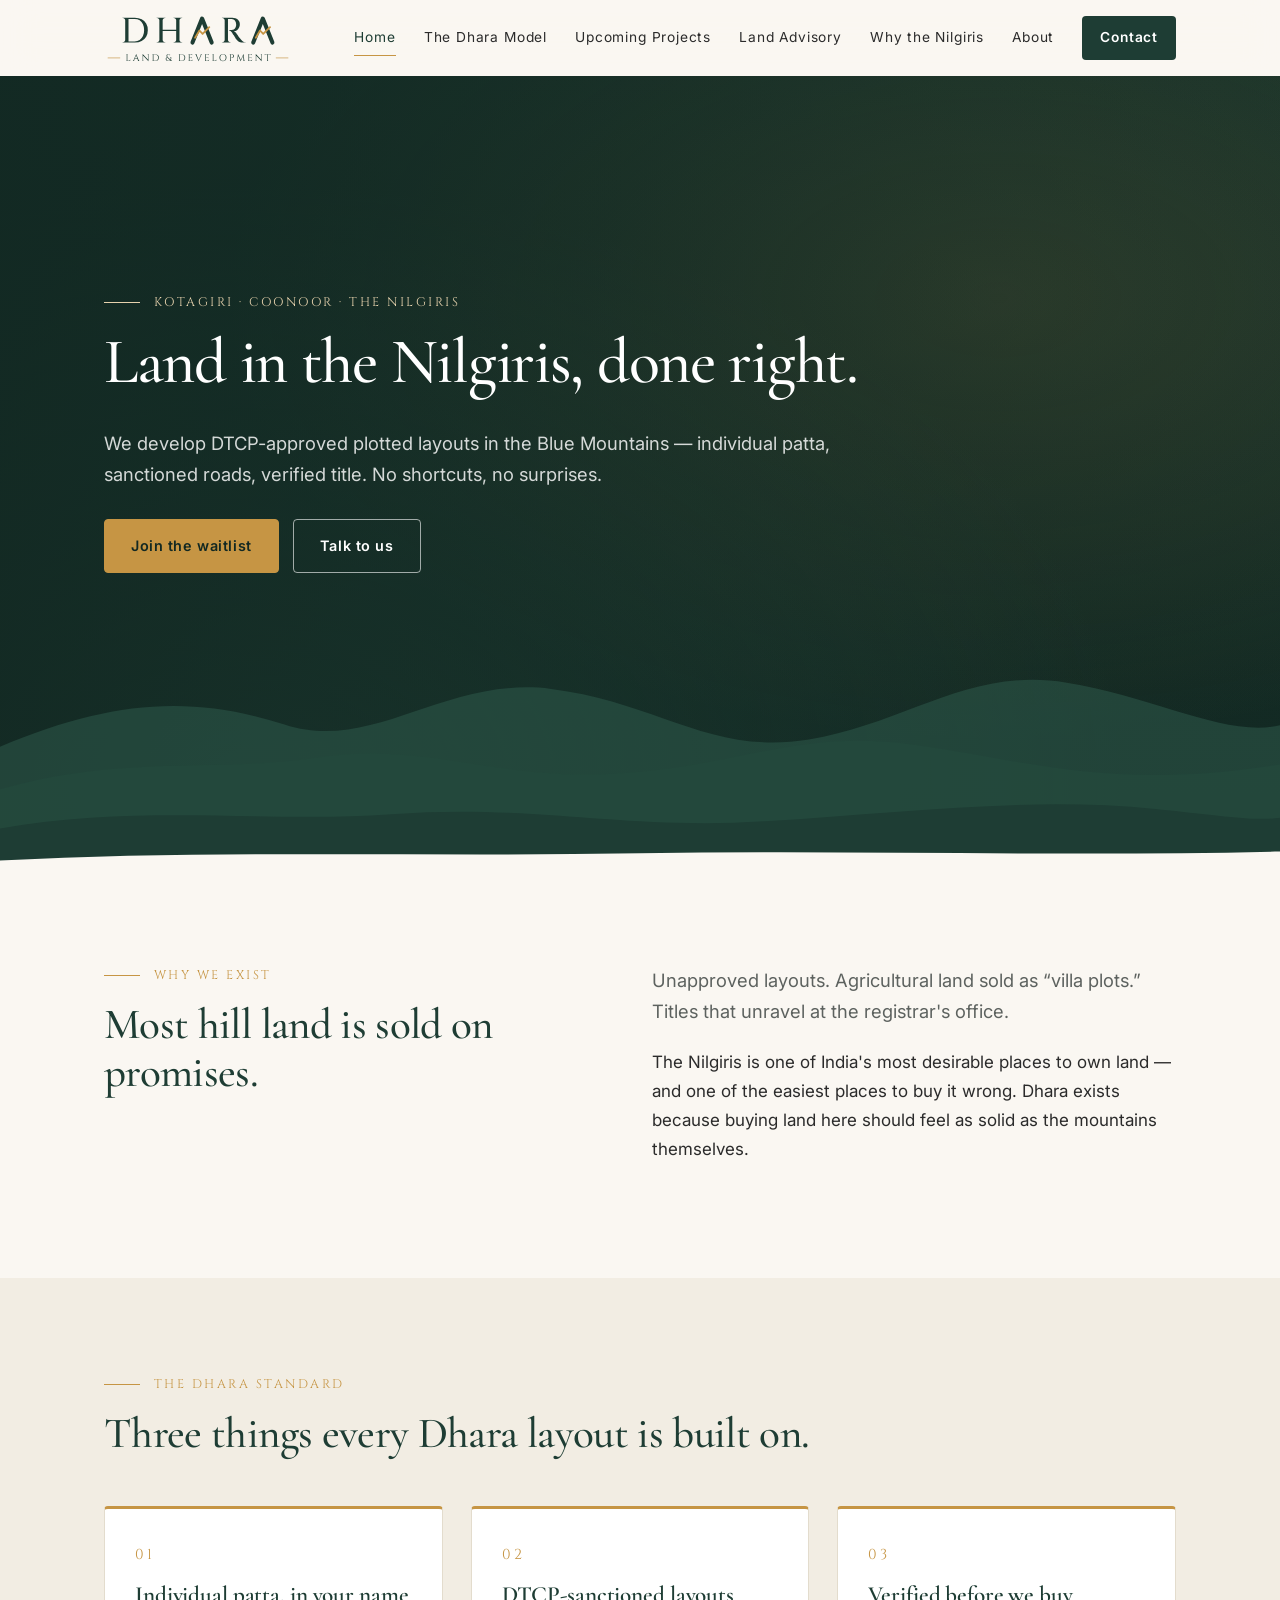
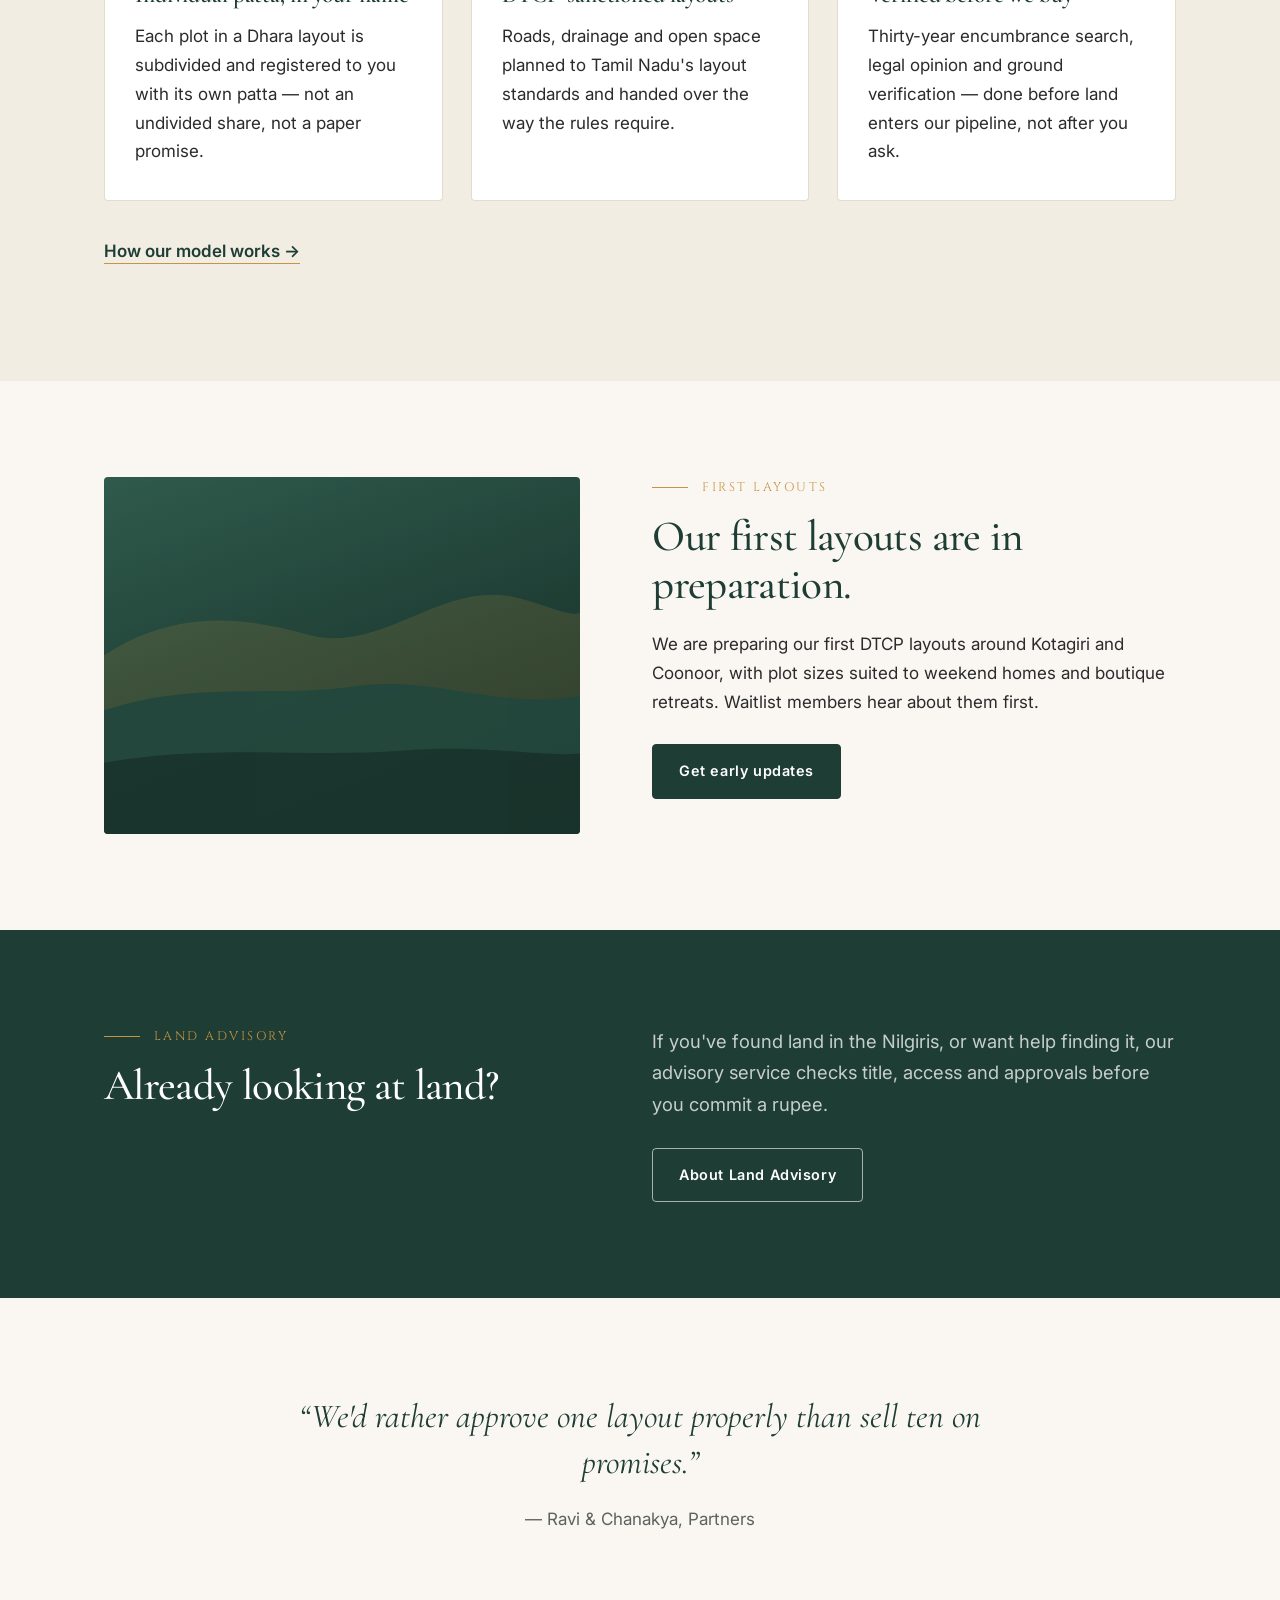
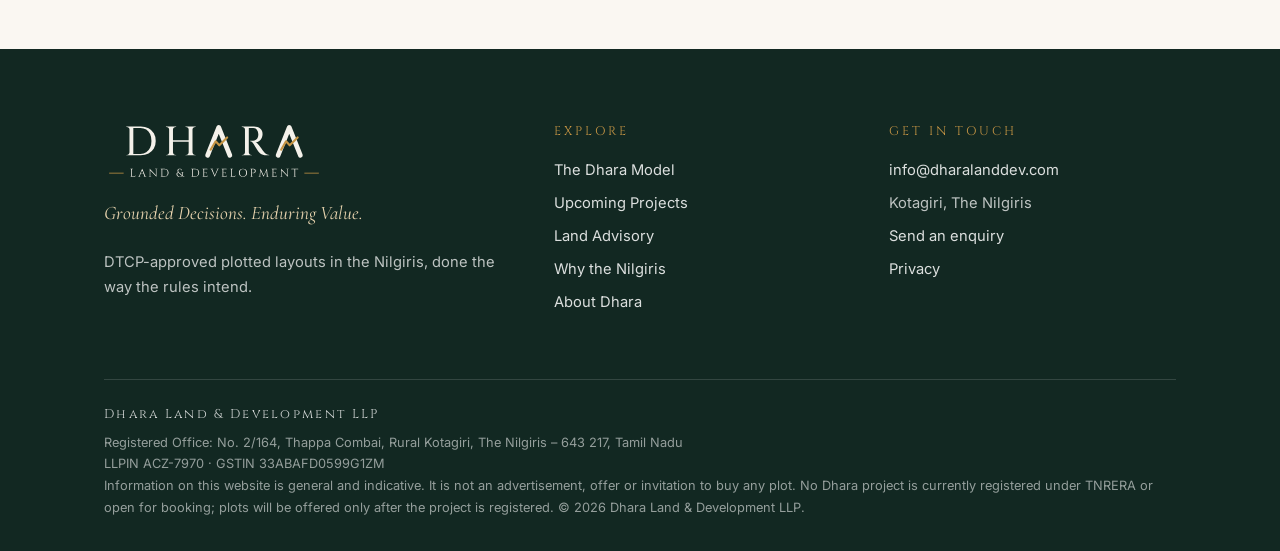
<file: index.html>
<!doctype html>
<html lang="en-IN">
<head>
<meta charset="utf-8">
<meta name="viewport" content="width=device-width, initial-scale=1">
<title>Dhara Land &amp; Development | Real Estate Developer, Kotagiri, Nilgiris</title>
<meta name="description" content="Dhara Land & Development is a real estate developer in Kotagiri, the Nilgiris, building DTCP plotted layouts with individual patta, sanctioned roads and verified title. Join the waitlist.">
<link rel="canonical" href="https://dharalanddev.com/">
<meta property="og:type" content="website">
<meta property="og:site_name" content="Dhara Land &amp; Development">
<meta property="og:title" content="Dhara Land &amp; Development | Real Estate Developer, Kotagiri, Nilgiris">
<meta property="og:description" content="Dhara Land & Development is a real estate developer in Kotagiri, the Nilgiris, building DTCP plotted layouts with individual patta, sanctioned roads and verified title. Join the waitlist.">
<meta property="og:url" content="https://dharalanddev.com/">
<meta property="og:image" content="https://dharalanddev.com/assets/img/og-image.png">
<meta property="og:image:width" content="1200">
<meta property="og:image:height" content="630">
<meta property="og:image:alt" content="Dhara Land &amp; Development — DTCP plotted layouts, Kotagiri &amp; Coonoor">
<meta property="og:locale" content="en_IN">
<meta name="twitter:card" content="summary_large_image">
<meta name="theme-color" content="#1e3d34">
<link rel="icon" type="image/svg+xml" href="/assets/img/favicon.svg">
<link rel="icon" type="image/png" href="/assets/img/icon.png">
<link rel="apple-touch-icon" href="/assets/img/icon.png">
<link rel="preconnect" href="https://fonts.googleapis.com">
<link rel="preconnect" href="https://fonts.gstatic.com" crossorigin>
<link href="https://fonts.googleapis.com/css2?family=Cinzel:wght@400;500&family=Cormorant+Garamond:ital,wght@0,500;0,600;1,500&family=Inter:wght@400;600&display=swap" rel="stylesheet">
<link rel="stylesheet" href="/assets/css/site.css">
<script type="application/ld+json">
{
 "@context": "https://schema.org",
 "@graph": [
  {
   "@type": "LocalBusiness",
   "@id": "https://dharalanddev.com/#business",
   "name": "Dhara Land & Development",
   "legalName": "Dhara Land & Development LLP",
   "alternateName": [
    "Dhara",
    "Dhara Land and Development",
    "Dhara Land & Development LLP",
    "Dhara Nilgiris",
    "dharalanddev"
   ],
   "description": "Real estate developer in Kotagiri, the Nilgiris, building DTCP plotted layouts and offering buyer-side land advisory across Kotagiri, Coonoor, Ketti Valley and Ooty.",
   "url": "https://dharalanddev.com/",
   "logo": "https://dharalanddev.com/assets/img/icon.png",
   "image": "https://dharalanddev.com/assets/img/og-image.png",
   "email": "info@dharalanddev.com",
   "address": {
    "@type": "PostalAddress",
    "streetAddress": "No. 2/164, Thappa Combai, Rural Kotagiri",
    "addressLocality": "Kotagiri",
    "addressRegion": "Tamil Nadu",
    "postalCode": "643217",
    "addressCountry": "IN"
   },
   "areaServed": [
    {
     "@type": "Place",
     "name": "Kotagiri"
    },
    {
     "@type": "Place",
     "name": "Coonoor"
    },
    {
     "@type": "Place",
     "name": "Ooty"
    },
    {
     "@type": "Place",
     "name": "Ketti Valley"
    },
    {
     "@type": "Place",
     "name": "The Nilgiris"
    }
   ],
   "slogan": "Grounded Decisions. Enduring Value.",
   "additionalType": "https://en.wikipedia.org/wiki/Real_estate_development",
   "knowsAbout": [
    "Real estate development",
    "DTCP plotted layouts",
    "Land advisory",
    "Land title verification",
    "Nilgiris real estate"
   ]
  },
  {
   "@type": "WebSite",
   "@id": "https://dharalanddev.com/#website",
   "url": "https://dharalanddev.com/",
   "name": "Dhara Land & Development",
   "publisher": {
    "@id": "https://dharalanddev.com/#business"
   },
   "inLanguage": "en-IN",
   "alternateName": [
    "Dhara",
    "Dhara Land and Development",
    "dharalanddev.com"
   ]
  }
 ]
}
</script>

</head>
<body>
<a class="skip" href="#main">Skip to content</a>
<header class="site-header">
  <div class="wrap">
    <a class="brand" href="/" aria-label="Dhara Land &amp; Development — home"><img src="/assets/img/logo.svg" alt="Dhara Land &amp; Development" width="180" height="48"></a>
    <button class="nav-toggle" aria-expanded="false" aria-controls="site-nav" aria-label="Menu">
      <svg viewBox="0 0 24 24" fill="none" stroke="currentColor" stroke-width="1.6" stroke-linecap="round" aria-hidden="true"><path class="i-line i-top" d="M3 7h18"/><path class="i-line i-mid" d="M3 12h18"/><path class="i-line i-bot" d="M3 17h18"/></svg>
    </button>
    <nav class="nav" id="site-nav" aria-label="Main">
      <a href="/" aria-current="page">Home</a>
      <a href="/dhara-model.html">The Dhara Model</a>
      <a href="/upcoming-projects.html">Upcoming Projects</a>
      <a href="/land-advisory.html">Land Advisory</a>
      <a href="/why-nilgiris.html">Why the Nilgiris</a>
      <a href="/about.html">About</a>
      <a class="btn" href="/contact.html">Contact</a>
    </nav>
  </div>
</header>
<main id="main">
<section class="hero on-dark">
  <div class="hero-photo"></div>
  <div class="wrap">
    <p class="eyebrow">Kotagiri · Coonoor · The Nilgiris</p>
    <h1>Land in the Nilgiris, done right.</h1>
    <p class="lede">We develop DTCP-approved plotted layouts in the Blue Mountains — individual patta, sanctioned roads, verified title. No shortcuts, no surprises.</p>
    <div class="btn-row">
      <a class="btn btn-gold" href="/upcoming-projects.html#waitlist">Join the waitlist</a>
      <a class="btn btn-ghost" href="/contact.html">Talk to us</a>
    </div>
  </div>
  <svg class="hills" viewBox="0 0 1440 260" preserveAspectRatio="none" aria-hidden="true">
  <path fill="#2f5a4c" opacity=".55" d="M0 120 C120 70 210 60 320 95 C420 128 500 40 620 55 C740 70 800 130 910 112 C1020 94 1090 30 1200 48 C1300 64 1380 110 1440 96 V260 H0Z"/>
  <path fill="#24493d" opacity=".8" d="M0 168 C140 128 240 150 360 132 C480 114 560 160 700 150 C840 140 900 100 1030 118 C1160 136 1250 170 1440 140 V260 H0Z"/>
  <path fill="#1e3d34" d="M0 212 C160 184 300 206 440 196 C600 184 700 214 860 204 C1020 194 1160 176 1300 190 C1370 197 1410 204 1440 200 V260 H0Z"/>
  <path fill="#faf7f2" d="M0 248 C240 236 480 244 720 240 C960 236 1200 244 1440 238 V260 H0Z"/>
</svg>
</section>

<section>
  <div class="wrap split">
    <div>
      <p class="eyebrow">Why we exist</p>
      <h2>Most hill land is sold on promises.</h2>
    </div>
    <div>
      <p class="lede">Unapproved layouts. Agricultural land sold as “villa plots.” Titles that unravel at the registrar's office.</p>
      <p>The Nilgiris is one of India's most desirable places to own land — and one of the easiest places to buy it wrong. Dhara exists because buying land here should feel as solid as the mountains themselves.</p>
    </div>
  </div>
</section>

<section class="alt">
  <div class="wrap">
    <p class="eyebrow">The Dhara standard</p>
    <h2>Three things every Dhara layout is built on.</h2>
    <div class="cards">
      <div class="card"><span class="num">01</span><h3>Individual patta, in your name</h3><p>Each plot in a Dhara layout is subdivided and registered to you with its own patta — not an undivided share, not a paper promise.</p></div>
      <div class="card"><span class="num">02</span><h3>DTCP-sanctioned layouts</h3><p>Roads, drainage and open space planned to Tamil Nadu's layout standards and handed over the way the rules require.</p></div>
      <div class="card"><span class="num">03</span><h3>Verified before we buy</h3><p>Thirty-year encumbrance search, legal opinion and ground verification — done before land enters our pipeline, not after you ask.</p></div>
    </div>
    <p style="margin-top:36px"><a class="text-link" href="/dhara-model.html">How our model works →</a></p>
  </div>
</section>

<section>
  <div class="wrap split">
    <div class="photo" role="img" aria-label="Valley view over tea slopes near Kotagiri"><!-- PHOTO: Valley view over tea slopes near Kotagiri --><svg class="hills" viewBox="0 0 400 300" preserveAspectRatio="none" aria-hidden="true" style="position:absolute;inset:0;height:100%">
  <path fill="#c69544" opacity=".18" d="M0 150 C60 110 120 118 170 132 C230 150 280 90 340 100 C370 106 390 118 400 114 V300 H0Z"/>
  <path fill="#24493d" d="M0 196 C80 170 140 186 210 176 C280 166 330 196 400 184 V300 H0Z"/>
  <path fill="#1a352d" d="M0 240 C90 224 170 236 250 230 C320 224 370 236 400 232 V300 H0Z"/>
</svg></div>
    <div>
      <p class="eyebrow">First layouts</p>
      <h2>Our first layouts are in preparation.</h2>
      <p>We are preparing our first DTCP layouts around Kotagiri and Coonoor, with plot sizes suited to weekend homes and boutique retreats. Waitlist members hear about them first.</p>
      <div class="btn-row"><a class="btn" href="/upcoming-projects.html#waitlist">Get early updates</a></div>
    </div>
  </div>
</section>

<section class="dark on-dark">
  <div class="wrap split">
    <div>
      <p class="eyebrow">Land advisory</p>
      <h2>Already looking at land?</h2>
    </div>
    <div>
      <p class="lede">If you've found land in the Nilgiris, or want help finding it, our advisory service checks title, access and approvals before you commit a rupee.</p>
      <div class="btn-row"><a class="btn btn-ghost" href="/land-advisory.html">About Land Advisory</a></div>
    </div>
  </div>
</section>

<section>
  <div class="wrap narrow center">
    <blockquote class="pull">“We'd rather approve one layout properly than sell ten on promises.”</blockquote>
    <p style="margin-top:20px;color:var(--muted)">— Ravi &amp; Chanakya, Partners</p>
  </div>
</section>
</main>
<footer class="site-footer">
  <div class="wrap">
    <div class="footer-grid">
      <div>
        <img class="footer-logo" src="/assets/img/logo-light.svg" alt="Dhara Land &amp; Development" width="220" height="58">
        <p class="tagline">Grounded Decisions. Enduring Value.</p>
        <p>DTCP-approved plotted layouts in the Nilgiris, done the way the rules intend.</p>
      </div>
      <div>
        <h4>Explore</h4>
        <ul>
          <li><a href="/dhara-model.html">The Dhara Model</a></li>
          <li><a href="/upcoming-projects.html">Upcoming Projects</a></li>
          <li><a href="/land-advisory.html">Land Advisory</a></li>
          <li><a href="/why-nilgiris.html">Why the Nilgiris</a></li>
          <li><a href="/about.html">About Dhara</a></li>
        </ul>
      </div>
      <div>
        <h4>Get in touch</h4>
        <ul>
          <li><a href="mailto:info@dharalanddev.com">info@dharalanddev.com</a></li>
          <li>Kotagiri, The Nilgiris</li>
          <li><a href="/contact.html">Send an enquiry</a></li>
          <li><a href="/privacy.html">Privacy</a></li>
        </ul>
      </div>
    </div>
    <div class="legal">
      <span class="entity">Dhara Land &amp; Development LLP</span>
      Registered Office: No. 2/164, Thappa Combai, Rural Kotagiri, The Nilgiris – 643 217, Tamil Nadu<br>
      LLPIN ACZ-7970 · GSTIN 33ABAFD0599G1ZM<br>
      Information on this website is general and indicative. It is not an advertisement, offer or invitation to buy any plot. No Dhara project is currently registered under TNRERA or open for booking; plots will be offered only after the project is registered. © <span id="year">2026</span> Dhara Land &amp; Development LLP.
    </div>
  </div>
</footer>
<script src="/assets/js/site.js" defer></script>
</body>
</html>
</file>
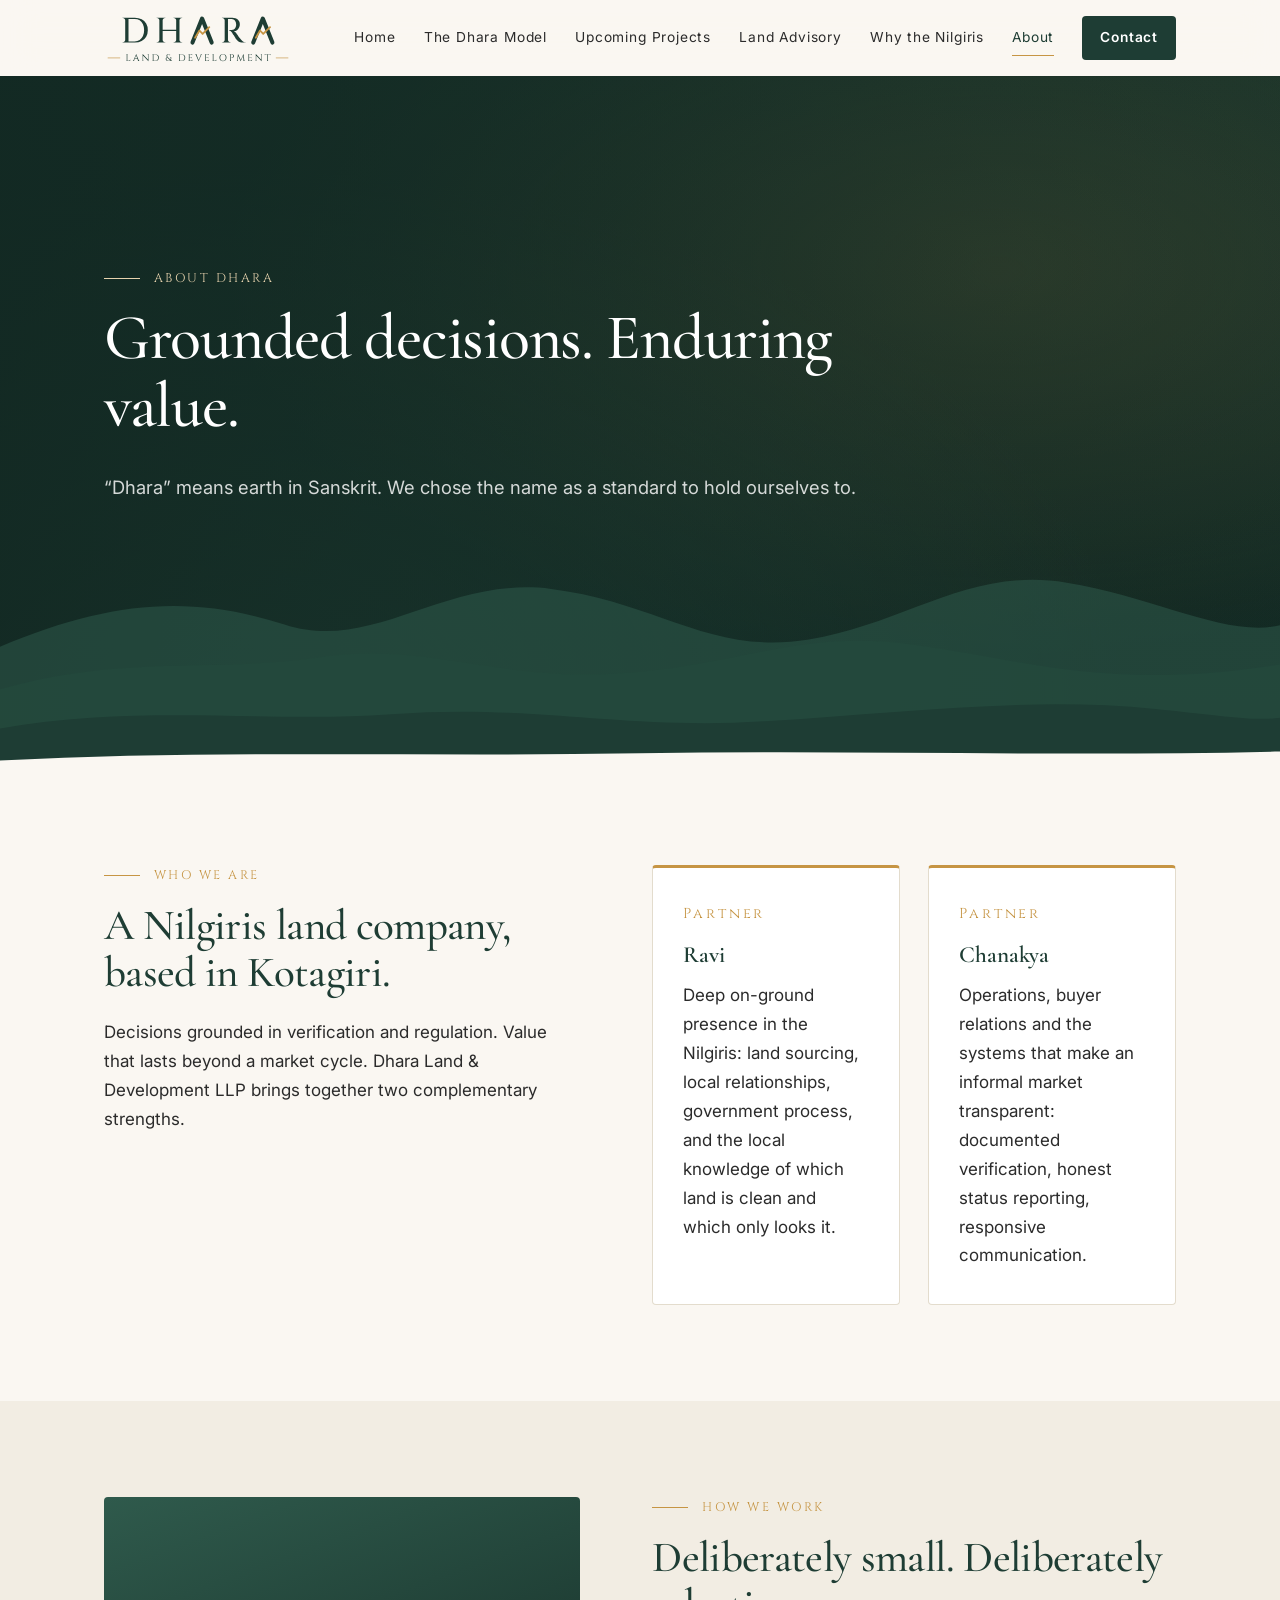
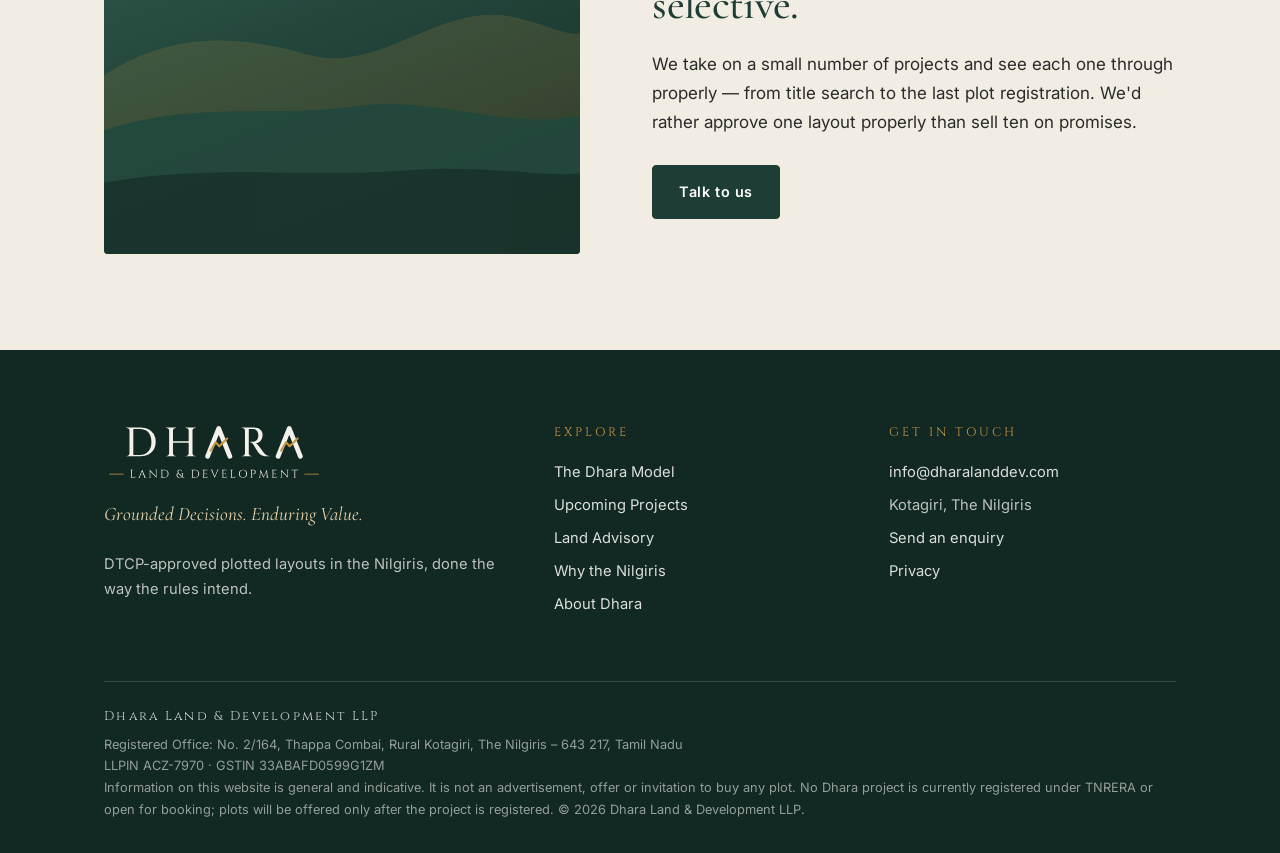
<file: about.html>
<!doctype html>
<html lang="en-IN">
<head>
<meta charset="utf-8">
<meta name="viewport" content="width=device-width, initial-scale=1">
<title>About Dhara Land &amp; Development LLP | Nilgiris Real Estate, Kotagiri</title>
<meta name="description" content="Dhara Land & Development LLP is a Nilgiris real estate and land development company in Kotagiri, built on verification, regulation and honest communication.">
<link rel="canonical" href="https://dharalanddev.com/about.html">
<meta property="og:type" content="website">
<meta property="og:site_name" content="Dhara Land &amp; Development">
<meta property="og:title" content="About Dhara Land &amp; Development LLP | Nilgiris Real Estate, Kotagiri">
<meta property="og:description" content="Dhara Land & Development LLP is a Nilgiris real estate and land development company in Kotagiri, built on verification, regulation and honest communication.">
<meta property="og:url" content="https://dharalanddev.com/about.html">
<meta property="og:image" content="https://dharalanddev.com/assets/img/og-image.png">
<meta property="og:image:width" content="1200">
<meta property="og:image:height" content="630">
<meta property="og:image:alt" content="Dhara Land &amp; Development — DTCP plotted layouts, Kotagiri &amp; Coonoor">
<meta property="og:locale" content="en_IN">
<meta name="twitter:card" content="summary_large_image">
<meta name="theme-color" content="#1e3d34">
<link rel="icon" type="image/svg+xml" href="/assets/img/favicon.svg">
<link rel="icon" type="image/png" href="/assets/img/icon.png">
<link rel="apple-touch-icon" href="/assets/img/icon.png">
<link rel="preconnect" href="https://fonts.googleapis.com">
<link rel="preconnect" href="https://fonts.gstatic.com" crossorigin>
<link href="https://fonts.googleapis.com/css2?family=Cinzel:wght@400;500&family=Cormorant+Garamond:ital,wght@0,500;0,600;1,500&family=Inter:wght@400;600&display=swap" rel="stylesheet">
<link rel="stylesheet" href="/assets/css/site.css">
<script type="application/ld+json">
{
 "@context": "https://schema.org",
 "@type": "BreadcrumbList",
 "itemListElement": [
  {
   "@type": "ListItem",
   "position": 1,
   "name": "Home",
   "item": "https://dharalanddev.com/"
  },
  {
   "@type": "ListItem",
   "position": 2,
   "name": "About",
   "item": "https://dharalanddev.com/about.html"
  }
 ]
}
</script>
</head>
<body>
<a class="skip" href="#main">Skip to content</a>
<header class="site-header">
  <div class="wrap">
    <a class="brand" href="/" aria-label="Dhara Land &amp; Development — home"><img src="/assets/img/logo.svg" alt="Dhara Land &amp; Development" width="180" height="48"></a>
    <button class="nav-toggle" aria-expanded="false" aria-controls="site-nav" aria-label="Menu">
      <svg viewBox="0 0 24 24" fill="none" stroke="currentColor" stroke-width="1.6" stroke-linecap="round" aria-hidden="true"><path class="i-line i-top" d="M3 7h18"/><path class="i-line i-mid" d="M3 12h18"/><path class="i-line i-bot" d="M3 17h18"/></svg>
    </button>
    <nav class="nav" id="site-nav" aria-label="Main">
      <a href="/">Home</a>
      <a href="/dhara-model.html">The Dhara Model</a>
      <a href="/upcoming-projects.html">Upcoming Projects</a>
      <a href="/land-advisory.html">Land Advisory</a>
      <a href="/why-nilgiris.html">Why the Nilgiris</a>
      <a href="/about.html" aria-current="page">About</a>
      <a class="btn" href="/contact.html">Contact</a>
    </nav>
  </div>
</header>
<main id="main">
<section class="hero page-hero on-dark">
  <div class="hero-photo"></div>
  <div class="wrap">
    <p class="eyebrow">About Dhara</p>
    <h1>Grounded decisions. Enduring value.</h1>
    <p class="lede">“Dhara” means earth in Sanskrit. We chose the name as a standard to hold ourselves to.</p>
  </div>
  <svg class="hills" viewBox="0 0 1440 260" preserveAspectRatio="none" aria-hidden="true">
  <path fill="#2f5a4c" opacity=".55" d="M0 120 C120 70 210 60 320 95 C420 128 500 40 620 55 C740 70 800 130 910 112 C1020 94 1090 30 1200 48 C1300 64 1380 110 1440 96 V260 H0Z"/>
  <path fill="#24493d" opacity=".8" d="M0 168 C140 128 240 150 360 132 C480 114 560 160 700 150 C840 140 900 100 1030 118 C1160 136 1250 170 1440 140 V260 H0Z"/>
  <path fill="#1e3d34" d="M0 212 C160 184 300 206 440 196 C600 184 700 214 860 204 C1020 194 1160 176 1300 190 C1370 197 1410 204 1440 200 V260 H0Z"/>
  <path fill="#faf7f2" d="M0 248 C240 236 480 244 720 240 C960 236 1200 244 1440 238 V260 H0Z"/>
</svg>
</section>
<section>
  <div class="wrap split">
    <div>
      <p class="eyebrow">Who we are</p>
      <h2>A Nilgiris land company, based in Kotagiri.</h2>
      <p>Decisions grounded in verification and regulation. Value that lasts beyond a market cycle. Dhara Land &amp; Development LLP brings together two complementary strengths.</p>
    </div>
    <div class="cards two" style="margin-top:0">
      <div class="card"><span class="num">Partner</span><h3>Ravi</h3><p>Deep on-ground presence in the Nilgiris: land sourcing, local relationships, government process, and the local knowledge of which land is clean and which only looks it.</p></div>
      <div class="card"><span class="num">Partner</span><h3>Chanakya</h3><p>Operations, buyer relations and the systems that make an informal market transparent: documented verification, honest status reporting, responsive communication.</p></div>
    </div>
  </div>
</section>

<section class="alt">
  <div class="wrap split">
    <div class="photo" role="img" aria-label="Ravi and Chanakya on site in Kotagiri"><!-- PHOTO: Ravi and Chanakya on site in Kotagiri --><svg class="hills" viewBox="0 0 400 300" preserveAspectRatio="none" aria-hidden="true" style="position:absolute;inset:0;height:100%">
  <path fill="#c69544" opacity=".18" d="M0 150 C60 110 120 118 170 132 C230 150 280 90 340 100 C370 106 390 118 400 114 V300 H0Z"/>
  <path fill="#24493d" d="M0 196 C80 170 140 186 210 176 C280 166 330 196 400 184 V300 H0Z"/>
  <path fill="#1a352d" d="M0 240 C90 224 170 236 250 230 C320 224 370 236 400 232 V300 H0Z"/>
</svg></div>
    <div>
      <p class="eyebrow">How we work</p>
      <h2>Deliberately small. Deliberately selective.</h2>
      <p>We take on a small number of projects and see each one through properly — from title search to the last plot registration. We'd rather approve one layout properly than sell ten on promises.</p>
      <div class="btn-row"><a class="btn" href="/contact.html">Talk to us</a></div>
    </div>
  </div>
</section>
</main>
<footer class="site-footer">
  <div class="wrap">
    <div class="footer-grid">
      <div>
        <img class="footer-logo" src="/assets/img/logo-light.svg" alt="Dhara Land &amp; Development" width="220" height="58">
        <p class="tagline">Grounded Decisions. Enduring Value.</p>
        <p>DTCP-approved plotted layouts in the Nilgiris, done the way the rules intend.</p>
      </div>
      <div>
        <h4>Explore</h4>
        <ul>
          <li><a href="/dhara-model.html">The Dhara Model</a></li>
          <li><a href="/upcoming-projects.html">Upcoming Projects</a></li>
          <li><a href="/land-advisory.html">Land Advisory</a></li>
          <li><a href="/why-nilgiris.html">Why the Nilgiris</a></li>
          <li><a href="/about.html">About Dhara</a></li>
        </ul>
      </div>
      <div>
        <h4>Get in touch</h4>
        <ul>
          <li><a href="mailto:info@dharalanddev.com">info@dharalanddev.com</a></li>
          <li>Kotagiri, The Nilgiris</li>
          <li><a href="/contact.html">Send an enquiry</a></li>
          <li><a href="/privacy.html">Privacy</a></li>
        </ul>
      </div>
    </div>
    <div class="legal">
      <span class="entity">Dhara Land &amp; Development LLP</span>
      Registered Office: No. 2/164, Thappa Combai, Rural Kotagiri, The Nilgiris – 643 217, Tamil Nadu<br>
      LLPIN ACZ-7970 · GSTIN 33ABAFD0599G1ZM<br>
      Information on this website is general and indicative. It is not an advertisement, offer or invitation to buy any plot. No Dhara project is currently registered under TNRERA or open for booking; plots will be offered only after the project is registered. © <span id="year">2026</span> Dhara Land &amp; Development LLP.
    </div>
  </div>
</footer>
<script src="/assets/js/site.js" defer></script>
</body>
</html>
</file>
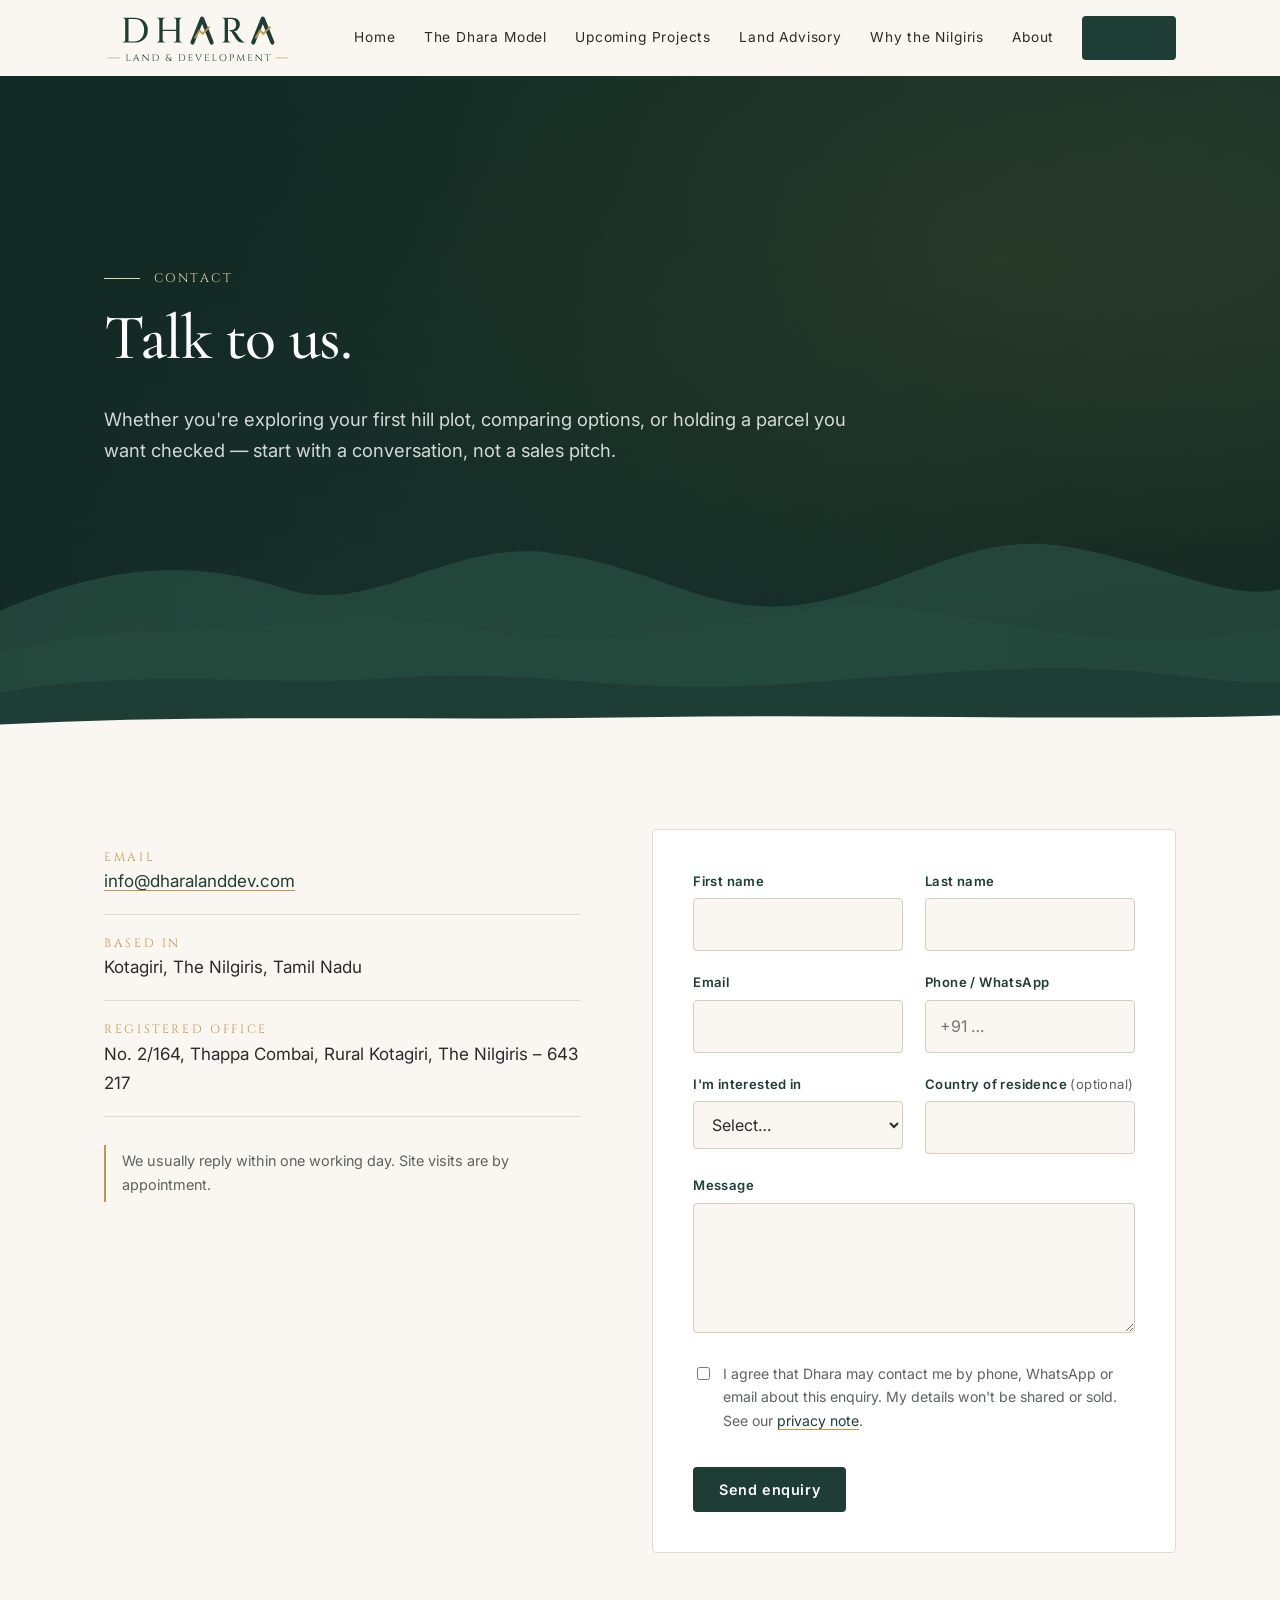
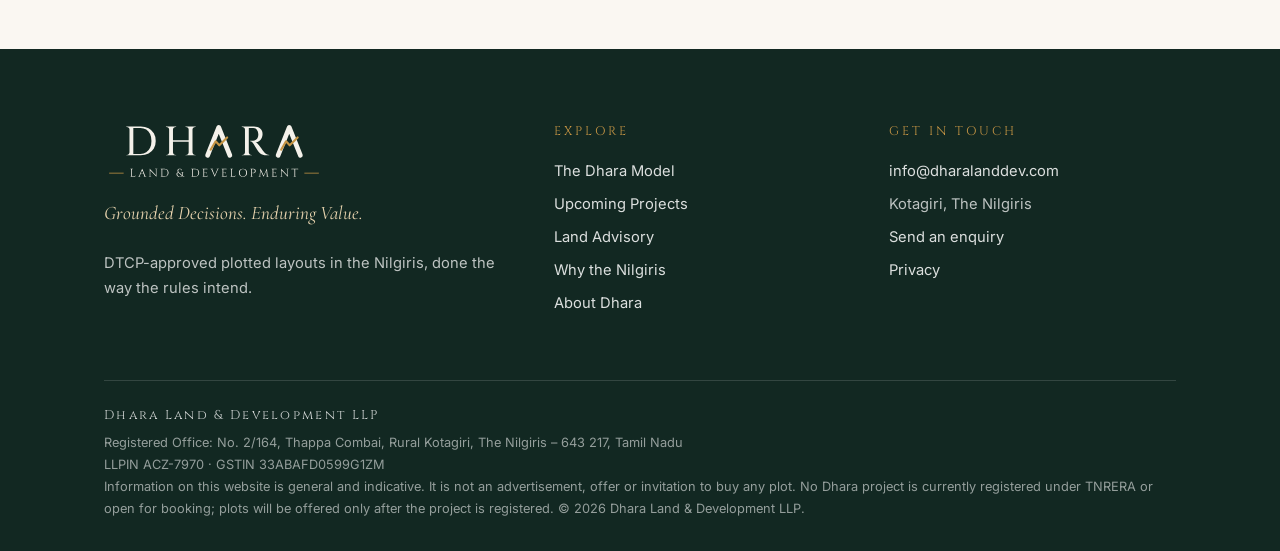
<file: contact.html>
<!doctype html>
<html lang="en-IN">
<head>
<meta charset="utf-8">
<meta name="viewport" content="width=device-width, initial-scale=1">
<title>Contact Dhara Land &amp; Development | Real Estate, Kotagiri, Nilgiris</title>
<meta name="description" content="Talk to Dhara Land & Development, a Kotagiri real estate developer, about upcoming layouts in Kotagiri and Coonoor, land advisory, or land you'd like to sell or partner on.">
<link rel="canonical" href="https://dharalanddev.com/contact.html">
<meta property="og:type" content="website">
<meta property="og:site_name" content="Dhara Land &amp; Development">
<meta property="og:title" content="Contact Dhara Land &amp; Development | Real Estate, Kotagiri, Nilgiris">
<meta property="og:description" content="Talk to Dhara Land & Development, a Kotagiri real estate developer, about upcoming layouts in Kotagiri and Coonoor, land advisory, or land you'd like to sell or partner on.">
<meta property="og:url" content="https://dharalanddev.com/contact.html">
<meta property="og:image" content="https://dharalanddev.com/assets/img/og-image.png">
<meta property="og:image:width" content="1200">
<meta property="og:image:height" content="630">
<meta property="og:image:alt" content="Dhara Land &amp; Development — DTCP plotted layouts, Kotagiri &amp; Coonoor">
<meta property="og:locale" content="en_IN">
<meta name="twitter:card" content="summary_large_image">
<meta name="theme-color" content="#1e3d34">
<link rel="icon" type="image/svg+xml" href="/assets/img/favicon.svg">
<link rel="icon" type="image/png" href="/assets/img/icon.png">
<link rel="apple-touch-icon" href="/assets/img/icon.png">
<link rel="preconnect" href="https://fonts.googleapis.com">
<link rel="preconnect" href="https://fonts.gstatic.com" crossorigin>
<link href="https://fonts.googleapis.com/css2?family=Cinzel:wght@400;500&family=Cormorant+Garamond:ital,wght@0,500;0,600;1,500&family=Inter:wght@400;600&display=swap" rel="stylesheet">
<link rel="stylesheet" href="/assets/css/site.css">
<script type="application/ld+json">
{
 "@context": "https://schema.org",
 "@type": "BreadcrumbList",
 "itemListElement": [
  {
   "@type": "ListItem",
   "position": 1,
   "name": "Home",
   "item": "https://dharalanddev.com/"
  },
  {
   "@type": "ListItem",
   "position": 2,
   "name": "Contact",
   "item": "https://dharalanddev.com/contact.html"
  }
 ]
}
</script>
</head>
<body>
<a class="skip" href="#main">Skip to content</a>
<header class="site-header">
  <div class="wrap">
    <a class="brand" href="/" aria-label="Dhara Land &amp; Development — home"><img src="/assets/img/logo.svg" alt="Dhara Land &amp; Development" width="180" height="48"></a>
    <button class="nav-toggle" aria-expanded="false" aria-controls="site-nav" aria-label="Menu">
      <svg viewBox="0 0 24 24" fill="none" stroke="currentColor" stroke-width="1.6" stroke-linecap="round" aria-hidden="true"><path class="i-line i-top" d="M3 7h18"/><path class="i-line i-mid" d="M3 12h18"/><path class="i-line i-bot" d="M3 17h18"/></svg>
    </button>
    <nav class="nav" id="site-nav" aria-label="Main">
      <a href="/">Home</a>
      <a href="/dhara-model.html">The Dhara Model</a>
      <a href="/upcoming-projects.html">Upcoming Projects</a>
      <a href="/land-advisory.html">Land Advisory</a>
      <a href="/why-nilgiris.html">Why the Nilgiris</a>
      <a href="/about.html">About</a>
      <a class="btn" href="/contact.html" aria-current="page">Contact</a>
    </nav>
  </div>
</header>
<main id="main">
<section class="hero page-hero on-dark">
  <div class="hero-photo"></div>
  <div class="wrap">
    <p class="eyebrow">Contact</p>
    <h1>Talk to us.</h1>
    <p class="lede">Whether you're exploring your first hill plot, comparing options, or holding a parcel you want checked — start with a conversation, not a sales pitch.</p>
  </div>
  <svg class="hills" viewBox="0 0 1440 260" preserveAspectRatio="none" aria-hidden="true">
  <path fill="#2f5a4c" opacity=".55" d="M0 120 C120 70 210 60 320 95 C420 128 500 40 620 55 C740 70 800 130 910 112 C1020 94 1090 30 1200 48 C1300 64 1380 110 1440 96 V260 H0Z"/>
  <path fill="#24493d" opacity=".8" d="M0 168 C140 128 240 150 360 132 C480 114 560 160 700 150 C840 140 900 100 1030 118 C1160 136 1250 170 1440 140 V260 H0Z"/>
  <path fill="#1e3d34" d="M0 212 C160 184 300 206 440 196 C600 184 700 214 860 204 C1020 194 1160 176 1300 190 C1370 197 1410 204 1440 200 V260 H0Z"/>
  <path fill="#faf7f2" d="M0 248 C240 236 480 244 720 240 C960 236 1200 244 1440 238 V260 H0Z"/>
</svg>
</section>
<section>
  <div class="wrap split">
    <div>
      <ul class="contact-list">
        <li><span>Email</span><a href="mailto:info@dharalanddev.com">info@dharalanddev.com</a></li>
        <li><span>Based in</span>Kotagiri, The Nilgiris, Tamil Nadu</li>
        <li><span>Registered office</span>No. 2/164, Thappa Combai, Rural Kotagiri, The Nilgiris – 643 217</li>
      </ul>
      <p class="note">We usually reply within one working day. Site visits are by appointment.</p>
    </div>
    <div>
      <form class="form" data-zoho="Contact" action="https://crm.zoho.in/crm/WebToLeadForm" method="POST" accept-charset="UTF-8">
  <!-- Zoho CRM WebToLead: Dhara CRM (org60073533465) webform "Dhara Website" (Setup > Channels > Webforms).
       Both site forms post to this one webform; Description records which form was used. -->
  <input type="hidden" name="xnQsjsdp" value="2e454054fcd2d5a71bc41fab40b7349eea340594679f1832ad29e5f5ac550197">
  <input type="hidden" name="zc_gad" value="">
  <input type="hidden" name="xmIwtLD" value="09ba49a6313149d7fb1a78bf9686d1e5084919216136fec206db3a7fbf27318bab95dd6181d0014f619f4c600d4dba65">
  <input type="hidden" name="actionType" value="TGVhZHM=">
  <input type="hidden" name="returnURL" value="https://dharalanddev.com/thank-you.html">
  <input type="hidden" name="Company" value="Website enquiry">
  <input type="hidden" name="aG9uZXlwb3Q" value="">
  <input type="hidden" name="Description" value="">
  <div class="hp" aria-hidden="true"><label>Leave blank <input type="text" tabindex="-1" autocomplete="off"></label></div>
  <div class="form-grid">
    <div class="field">
      <label for="ct-first">First name</label>
      <input id="ct-first" name="First Name" type="text" autocomplete="given-name" maxlength="40" required>
    </div>
    <div class="field">
      <label for="ct-last">Last name</label>
      <input id="ct-last" name="Last Name" type="text" autocomplete="family-name" maxlength="80" required>
    </div>
    <div class="field">
      <label for="ct-email">Email</label>
      <input id="ct-email" name="Email" type="email" autocomplete="email" maxlength="100" required>
    </div>
    <div class="field">
      <label for="ct-phone">Phone / WhatsApp</label>
      <input id="ct-phone" name="Phone" type="tel" autocomplete="tel" maxlength="30" placeholder="+91 …" required>
    </div>
    <div class="field">
      <label for="ct-topic">I'm interested in</label>
      <select required id="ct-topic" data-label="Interested in">
        <option value="">Select…</option>
        <option>Upcoming layouts</option>
        <option>Land advisory</option>
        <option>Selling or partnering on my land</option>
        <option>Something else</option>
      </select>
    </div>
    <div class="field">
      <label for="ct-country">Country of residence <span class="opt">(optional)</span></label>
      <input id="ct-country" data-label="Country" type="text" autocomplete="country-name" maxlength="60">
    </div>
    <div class="field full">
      <label for="ct-msg">Message</label>
      <textarea id="ct-msg" data-label="Message" maxlength="2000" required></textarea>
    </div>
    <div class="field full">
      <label class="consent"><input type="checkbox" required> <span>I agree that Dhara may contact me by phone, WhatsApp or email about this enquiry. My details won't be shared or sold. See our <a href="/privacy.html">privacy note</a>.</span></label>
    </div>
    <div class="full">
      <button class="btn" type="submit">Send enquiry</button>
    </div>
  </div>
</form>
    </div>
  </div>
</section>
</main>
<footer class="site-footer">
  <div class="wrap">
    <div class="footer-grid">
      <div>
        <img class="footer-logo" src="/assets/img/logo-light.svg" alt="Dhara Land &amp; Development" width="220" height="58">
        <p class="tagline">Grounded Decisions. Enduring Value.</p>
        <p>DTCP-approved plotted layouts in the Nilgiris, done the way the rules intend.</p>
      </div>
      <div>
        <h4>Explore</h4>
        <ul>
          <li><a href="/dhara-model.html">The Dhara Model</a></li>
          <li><a href="/upcoming-projects.html">Upcoming Projects</a></li>
          <li><a href="/land-advisory.html">Land Advisory</a></li>
          <li><a href="/why-nilgiris.html">Why the Nilgiris</a></li>
          <li><a href="/about.html">About Dhara</a></li>
        </ul>
      </div>
      <div>
        <h4>Get in touch</h4>
        <ul>
          <li><a href="mailto:info@dharalanddev.com">info@dharalanddev.com</a></li>
          <li>Kotagiri, The Nilgiris</li>
          <li><a href="/contact.html">Send an enquiry</a></li>
          <li><a href="/privacy.html">Privacy</a></li>
        </ul>
      </div>
    </div>
    <div class="legal">
      <span class="entity">Dhara Land &amp; Development LLP</span>
      Registered Office: No. 2/164, Thappa Combai, Rural Kotagiri, The Nilgiris – 643 217, Tamil Nadu<br>
      LLPIN ACZ-7970 · GSTIN 33ABAFD0599G1ZM<br>
      Information on this website is general and indicative. It is not an advertisement, offer or invitation to buy any plot. No Dhara project is currently registered under TNRERA or open for booking; plots will be offered only after the project is registered. © <span id="year">2026</span> Dhara Land &amp; Development LLP.
    </div>
  </div>
</footer>
<script src="/assets/js/site.js" defer></script>
</body>
</html>
</file>
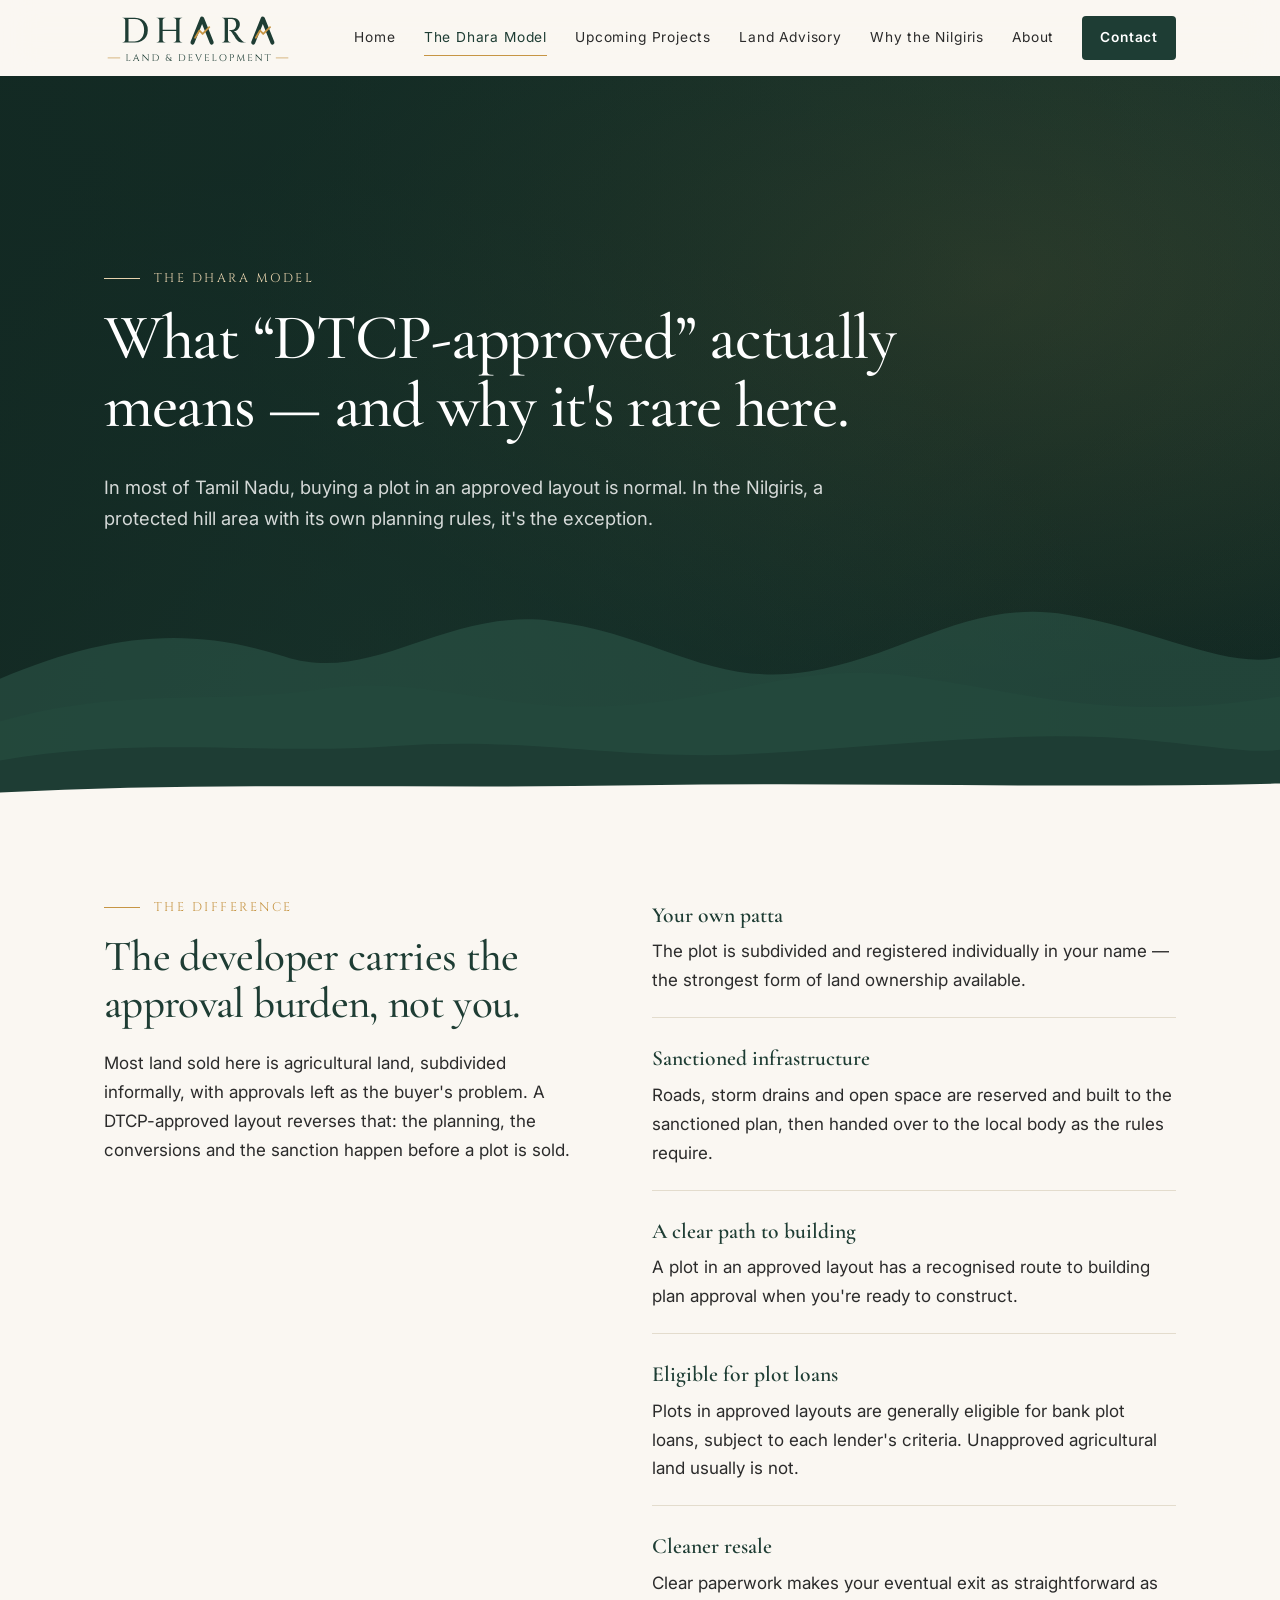
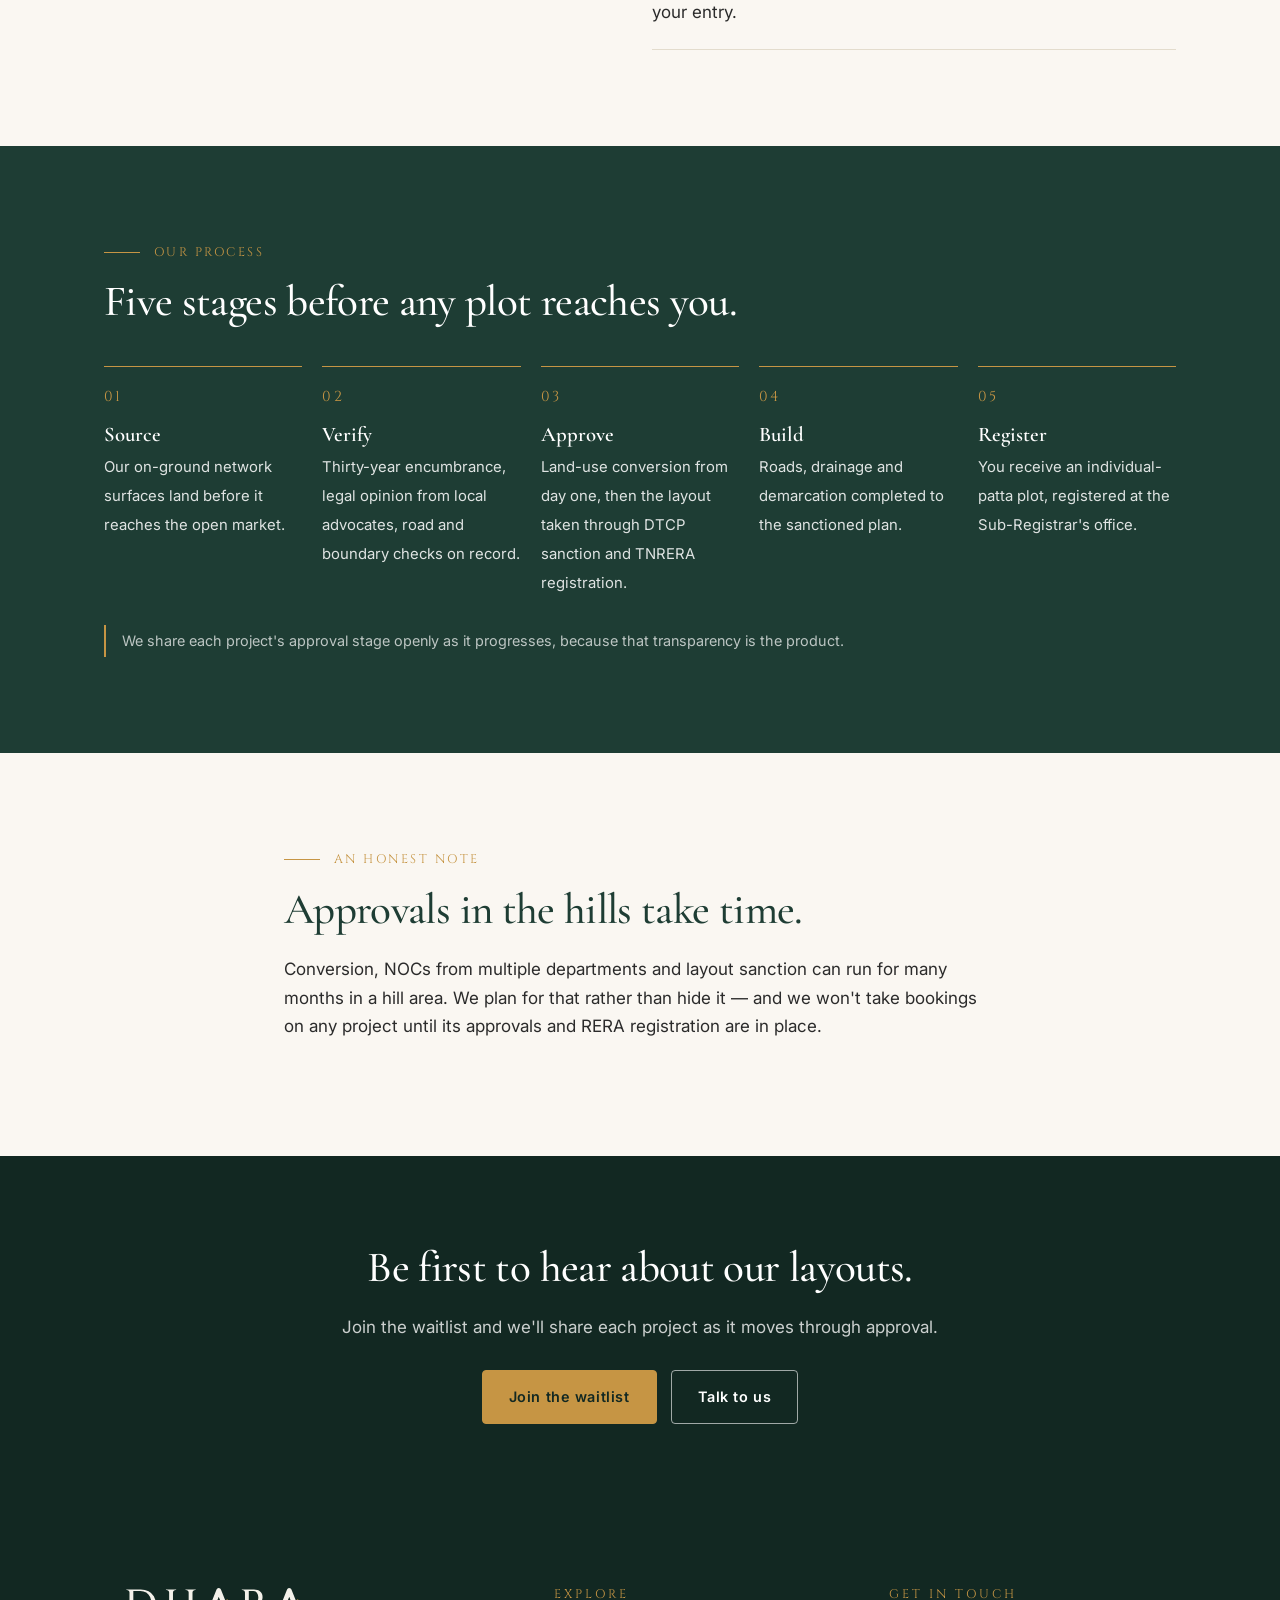
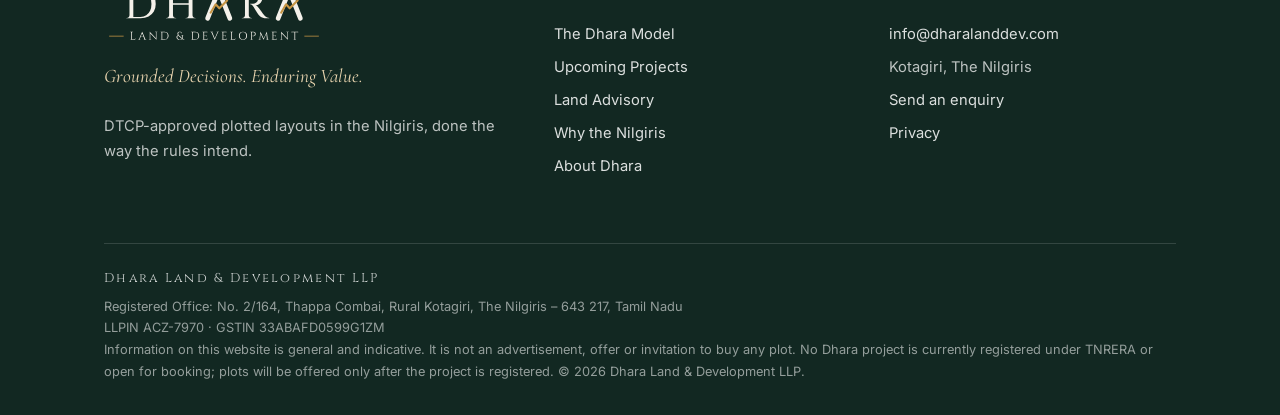
<file: dhara-model.html>
<!doctype html>
<html lang="en-IN">
<head>
<meta charset="utf-8">
<meta name="viewport" content="width=device-width, initial-scale=1">
<title>What DTCP-Approved Means in the Nilgiris | The Dhara Model</title>
<meta name="description" content="Why a DTCP-approved plotted layout is different from agricultural land sold as plots — individual patta, sanctioned infrastructure, and a clear path to building.">
<link rel="canonical" href="https://dharalanddev.com/dhara-model.html">
<meta property="og:type" content="website">
<meta property="og:site_name" content="Dhara Land &amp; Development">
<meta property="og:title" content="What DTCP-Approved Means in the Nilgiris | The Dhara Model">
<meta property="og:description" content="Why a DTCP-approved plotted layout is different from agricultural land sold as plots — individual patta, sanctioned infrastructure, and a clear path to building.">
<meta property="og:url" content="https://dharalanddev.com/dhara-model.html">
<meta property="og:image" content="https://dharalanddev.com/assets/img/og-image.png">
<meta property="og:image:width" content="1200">
<meta property="og:image:height" content="630">
<meta property="og:image:alt" content="Dhara Land &amp; Development — DTCP plotted layouts, Kotagiri &amp; Coonoor">
<meta property="og:locale" content="en_IN">
<meta name="twitter:card" content="summary_large_image">
<meta name="theme-color" content="#1e3d34">
<link rel="icon" type="image/svg+xml" href="/assets/img/favicon.svg">
<link rel="icon" type="image/png" href="/assets/img/icon.png">
<link rel="apple-touch-icon" href="/assets/img/icon.png">
<link rel="preconnect" href="https://fonts.googleapis.com">
<link rel="preconnect" href="https://fonts.gstatic.com" crossorigin>
<link href="https://fonts.googleapis.com/css2?family=Cinzel:wght@400;500&family=Cormorant+Garamond:ital,wght@0,500;0,600;1,500&family=Inter:wght@400;600&display=swap" rel="stylesheet">
<link rel="stylesheet" href="/assets/css/site.css">
<script type="application/ld+json">
{
 "@context": "https://schema.org",
 "@type": "BreadcrumbList",
 "itemListElement": [
  {
   "@type": "ListItem",
   "position": 1,
   "name": "Home",
   "item": "https://dharalanddev.com/"
  },
  {
   "@type": "ListItem",
   "position": 2,
   "name": "The Dhara Model",
   "item": "https://dharalanddev.com/dhara-model.html"
  }
 ]
}
</script>
</head>
<body>
<a class="skip" href="#main">Skip to content</a>
<header class="site-header">
  <div class="wrap">
    <a class="brand" href="/" aria-label="Dhara Land &amp; Development — home"><img src="/assets/img/logo.svg" alt="Dhara Land &amp; Development" width="180" height="48"></a>
    <button class="nav-toggle" aria-expanded="false" aria-controls="site-nav" aria-label="Menu">
      <svg viewBox="0 0 24 24" fill="none" stroke="currentColor" stroke-width="1.6" stroke-linecap="round" aria-hidden="true"><path class="i-line i-top" d="M3 7h18"/><path class="i-line i-mid" d="M3 12h18"/><path class="i-line i-bot" d="M3 17h18"/></svg>
    </button>
    <nav class="nav" id="site-nav" aria-label="Main">
      <a href="/">Home</a>
      <a href="/dhara-model.html" aria-current="page">The Dhara Model</a>
      <a href="/upcoming-projects.html">Upcoming Projects</a>
      <a href="/land-advisory.html">Land Advisory</a>
      <a href="/why-nilgiris.html">Why the Nilgiris</a>
      <a href="/about.html">About</a>
      <a class="btn" href="/contact.html">Contact</a>
    </nav>
  </div>
</header>
<main id="main">
<section class="hero page-hero on-dark">
  <div class="hero-photo"></div>
  <div class="wrap">
    <p class="eyebrow">The Dhara Model</p>
    <h1>What “DTCP-approved” actually means — and why it's rare here.</h1>
    <p class="lede">In most of Tamil Nadu, buying a plot in an approved layout is normal. In the Nilgiris, a protected hill area with its own planning rules, it's the exception.</p>
  </div>
  <svg class="hills" viewBox="0 0 1440 260" preserveAspectRatio="none" aria-hidden="true">
  <path fill="#2f5a4c" opacity=".55" d="M0 120 C120 70 210 60 320 95 C420 128 500 40 620 55 C740 70 800 130 910 112 C1020 94 1090 30 1200 48 C1300 64 1380 110 1440 96 V260 H0Z"/>
  <path fill="#24493d" opacity=".8" d="M0 168 C140 128 240 150 360 132 C480 114 560 160 700 150 C840 140 900 100 1030 118 C1160 136 1250 170 1440 140 V260 H0Z"/>
  <path fill="#1e3d34" d="M0 212 C160 184 300 206 440 196 C600 184 700 214 860 204 C1020 194 1160 176 1300 190 C1370 197 1410 204 1440 200 V260 H0Z"/>
  <path fill="#faf7f2" d="M0 248 C240 236 480 244 720 240 C960 236 1200 244 1440 238 V260 H0Z"/>
</svg>
</section>
<section>
  <div class="wrap split">
    <div>
      <p class="eyebrow">The difference</p>
      <h2>The developer carries the approval burden, not you.</h2>
      <p>Most land sold here is agricultural land, subdivided informally, with approvals left as the buyer's problem. A DTCP-approved layout reverses that: the planning, the conversions and the sanction happen before a plot is sold.</p>
    </div>
    <ul class="feature-list">
      <li><strong>Your own patta</strong>The plot is subdivided and registered individually in your name — the strongest form of land ownership available.</li>
      <li><strong>Sanctioned infrastructure</strong>Roads, storm drains and open space are reserved and built to the sanctioned plan, then handed over to the local body as the rules require.</li>
      <li><strong>A clear path to building</strong>A plot in an approved layout has a recognised route to building plan approval when you're ready to construct.</li>
      <li><strong>Eligible for plot loans</strong>Plots in approved layouts are generally eligible for bank plot loans, subject to each lender's criteria. Unapproved agricultural land usually is not.</li>
      <li><strong>Cleaner resale</strong>Clear paperwork makes your eventual exit as straightforward as your entry.</li>
    </ul>
  </div>
</section>

<section class="dark on-dark">
  <div class="wrap">
    <p class="eyebrow">Our process</p>
    <h2>Five stages before any plot reaches you.</h2>
    <ol class="steps">
      <li><strong>Source</strong><span>Our on-ground network surfaces land before it reaches the open market.</span></li>
      <li><strong>Verify</strong><span>Thirty-year encumbrance, legal opinion from local advocates, road and boundary checks on record.</span></li>
      <li><strong>Approve</strong><span>Land-use conversion from day one, then the layout taken through DTCP sanction and TNRERA registration.</span></li>
      <li><strong>Build</strong><span>Roads, drainage and demarcation completed to the sanctioned plan.</span></li>
      <li><strong>Register</strong><span>You receive an individual-patta plot, registered at the Sub-Registrar's office.</span></li>
    </ol>
    <p class="note">We share each project's approval stage openly as it progresses, because that transparency is the product.</p>
  </div>
</section>

<section>
  <div class="wrap narrow">
    <p class="eyebrow">An honest note</p>
    <h2>Approvals in the hills take time.</h2>
    <p>Conversion, NOCs from multiple departments and layout sanction can run for many months in a hill area. We plan for that rather than hide it — and we won't take bookings on any project until its approvals and RERA registration are in place.</p>
  </div>
</section>
<section class="cta-band on-dark">
  <div class="wrap">
    <h2>Be first to hear about our layouts.</h2>
    <p>Join the waitlist and we'll share each project as it moves through approval.</p>
    <div class="btn-row">
      <a class="btn btn-gold" href="/upcoming-projects.html#waitlist">Join the waitlist</a>
      <a class="btn btn-ghost" href="/contact.html">Talk to us</a>
    </div>
  </div>
</section>
</main>
<footer class="site-footer">
  <div class="wrap">
    <div class="footer-grid">
      <div>
        <img class="footer-logo" src="/assets/img/logo-light.svg" alt="Dhara Land &amp; Development" width="220" height="58">
        <p class="tagline">Grounded Decisions. Enduring Value.</p>
        <p>DTCP-approved plotted layouts in the Nilgiris, done the way the rules intend.</p>
      </div>
      <div>
        <h4>Explore</h4>
        <ul>
          <li><a href="/dhara-model.html">The Dhara Model</a></li>
          <li><a href="/upcoming-projects.html">Upcoming Projects</a></li>
          <li><a href="/land-advisory.html">Land Advisory</a></li>
          <li><a href="/why-nilgiris.html">Why the Nilgiris</a></li>
          <li><a href="/about.html">About Dhara</a></li>
        </ul>
      </div>
      <div>
        <h4>Get in touch</h4>
        <ul>
          <li><a href="mailto:info@dharalanddev.com">info@dharalanddev.com</a></li>
          <li>Kotagiri, The Nilgiris</li>
          <li><a href="/contact.html">Send an enquiry</a></li>
          <li><a href="/privacy.html">Privacy</a></li>
        </ul>
      </div>
    </div>
    <div class="legal">
      <span class="entity">Dhara Land &amp; Development LLP</span>
      Registered Office: No. 2/164, Thappa Combai, Rural Kotagiri, The Nilgiris – 643 217, Tamil Nadu<br>
      LLPIN ACZ-7970 · GSTIN 33ABAFD0599G1ZM<br>
      Information on this website is general and indicative. It is not an advertisement, offer or invitation to buy any plot. No Dhara project is currently registered under TNRERA or open for booking; plots will be offered only after the project is registered. © <span id="year">2026</span> Dhara Land &amp; Development LLP.
    </div>
  </div>
</footer>
<script src="/assets/js/site.js" defer></script>
</body>
</html>
</file>
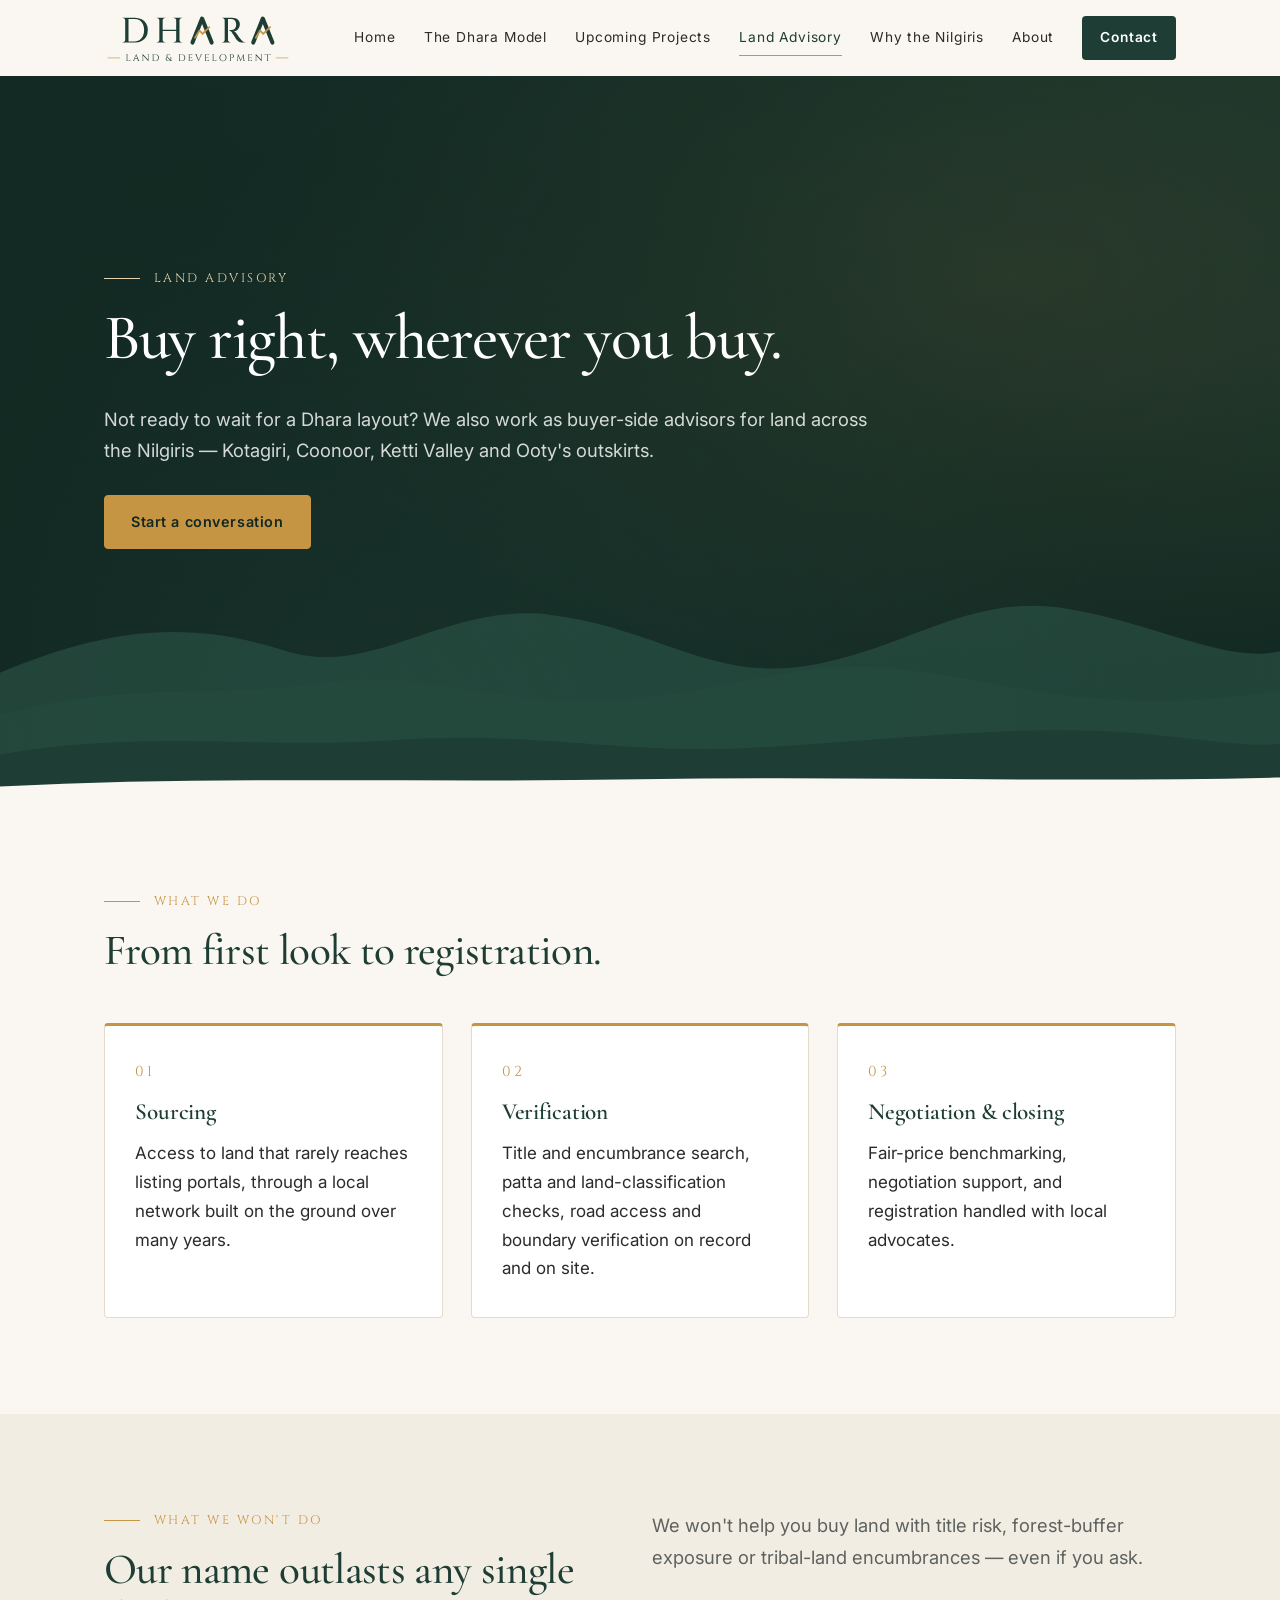
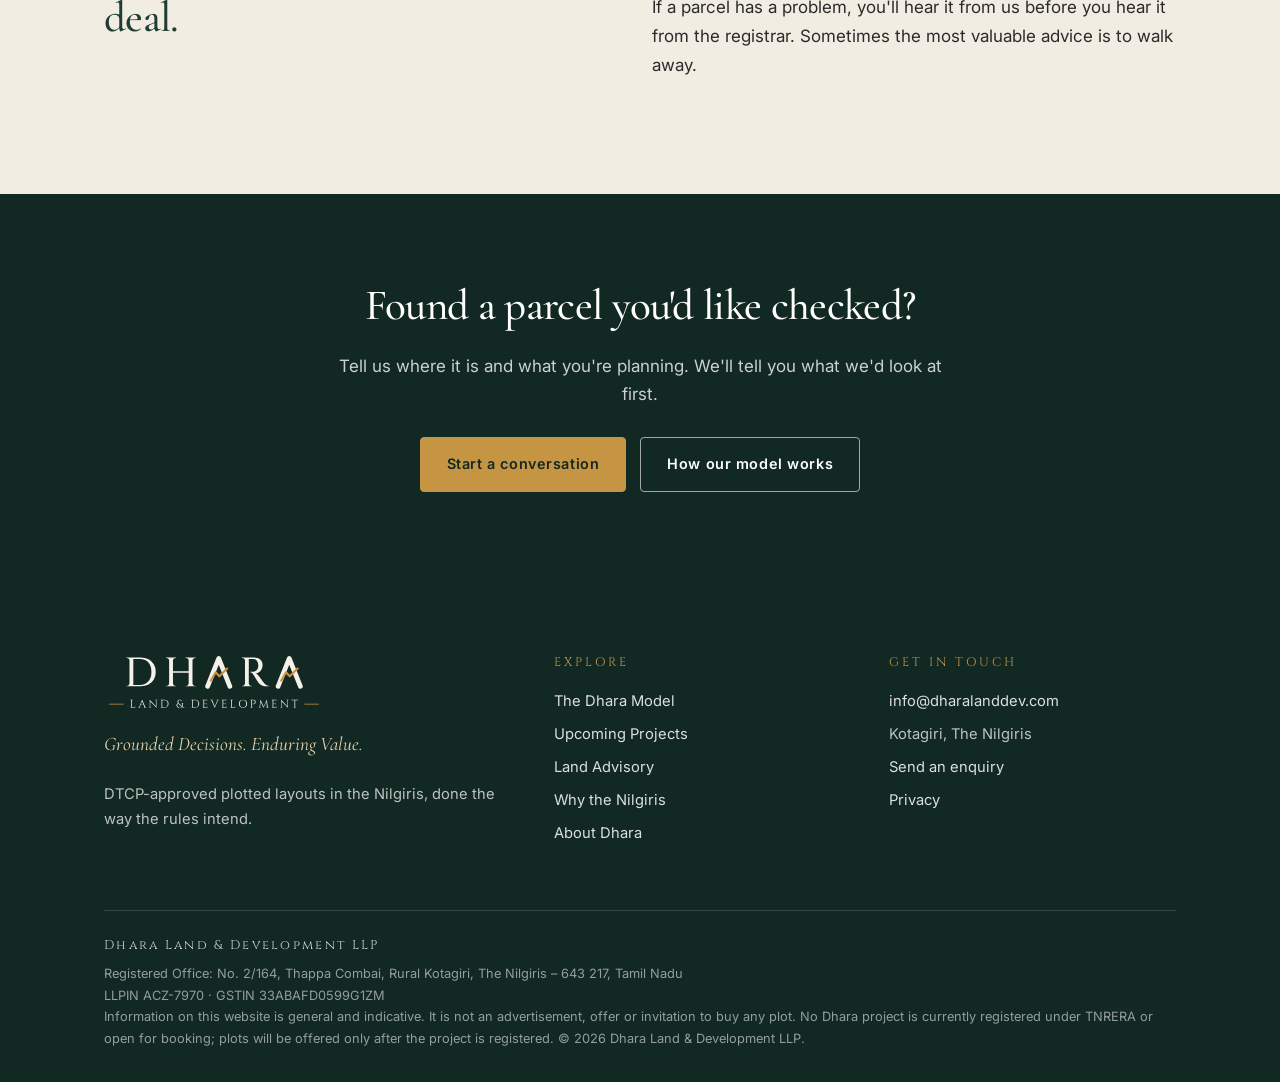
<file: land-advisory.html>
<!doctype html>
<html lang="en-IN">
<head>
<meta charset="utf-8">
<meta name="viewport" content="width=device-width, initial-scale=1">
<title>Nilgiris Land &amp; Real Estate Advisory | Dhara Land &amp; Development</title>
<meta name="description" content="Buyer-side land and real estate advisory across Kotagiri, Coonoor, Ketti Valley and Ooty: sourcing, title and approvals verification, negotiation and closing.">
<link rel="canonical" href="https://dharalanddev.com/land-advisory.html">
<meta property="og:type" content="website">
<meta property="og:site_name" content="Dhara Land &amp; Development">
<meta property="og:title" content="Nilgiris Land &amp; Real Estate Advisory | Dhara Land &amp; Development">
<meta property="og:description" content="Buyer-side land and real estate advisory across Kotagiri, Coonoor, Ketti Valley and Ooty: sourcing, title and approvals verification, negotiation and closing.">
<meta property="og:url" content="https://dharalanddev.com/land-advisory.html">
<meta property="og:image" content="https://dharalanddev.com/assets/img/og-image.png">
<meta property="og:image:width" content="1200">
<meta property="og:image:height" content="630">
<meta property="og:image:alt" content="Dhara Land &amp; Development — DTCP plotted layouts, Kotagiri &amp; Coonoor">
<meta property="og:locale" content="en_IN">
<meta name="twitter:card" content="summary_large_image">
<meta name="theme-color" content="#1e3d34">
<link rel="icon" type="image/svg+xml" href="/assets/img/favicon.svg">
<link rel="icon" type="image/png" href="/assets/img/icon.png">
<link rel="apple-touch-icon" href="/assets/img/icon.png">
<link rel="preconnect" href="https://fonts.googleapis.com">
<link rel="preconnect" href="https://fonts.gstatic.com" crossorigin>
<link href="https://fonts.googleapis.com/css2?family=Cinzel:wght@400;500&family=Cormorant+Garamond:ital,wght@0,500;0,600;1,500&family=Inter:wght@400;600&display=swap" rel="stylesheet">
<link rel="stylesheet" href="/assets/css/site.css">
<script type="application/ld+json">
{
 "@context": "https://schema.org",
 "@type": "BreadcrumbList",
 "itemListElement": [
  {
   "@type": "ListItem",
   "position": 1,
   "name": "Home",
   "item": "https://dharalanddev.com/"
  },
  {
   "@type": "ListItem",
   "position": 2,
   "name": "Land Advisory",
   "item": "https://dharalanddev.com/land-advisory.html"
  }
 ]
}
</script>
</head>
<body>
<a class="skip" href="#main">Skip to content</a>
<header class="site-header">
  <div class="wrap">
    <a class="brand" href="/" aria-label="Dhara Land &amp; Development — home"><img src="/assets/img/logo.svg" alt="Dhara Land &amp; Development" width="180" height="48"></a>
    <button class="nav-toggle" aria-expanded="false" aria-controls="site-nav" aria-label="Menu">
      <svg viewBox="0 0 24 24" fill="none" stroke="currentColor" stroke-width="1.6" stroke-linecap="round" aria-hidden="true"><path class="i-line i-top" d="M3 7h18"/><path class="i-line i-mid" d="M3 12h18"/><path class="i-line i-bot" d="M3 17h18"/></svg>
    </button>
    <nav class="nav" id="site-nav" aria-label="Main">
      <a href="/">Home</a>
      <a href="/dhara-model.html">The Dhara Model</a>
      <a href="/upcoming-projects.html">Upcoming Projects</a>
      <a href="/land-advisory.html" aria-current="page">Land Advisory</a>
      <a href="/why-nilgiris.html">Why the Nilgiris</a>
      <a href="/about.html">About</a>
      <a class="btn" href="/contact.html">Contact</a>
    </nav>
  </div>
</header>
<main id="main">
<section class="hero page-hero on-dark">
  <div class="hero-photo"></div>
  <div class="wrap">
    <p class="eyebrow">Land advisory</p>
    <h1>Buy right, wherever you buy.</h1>
    <p class="lede">Not ready to wait for a Dhara layout? We also work as buyer-side advisors for land across the Nilgiris — Kotagiri, Coonoor, Ketti Valley and Ooty's outskirts.</p>
    <div class="btn-row"><a class="btn btn-gold" href="/contact.html">Start a conversation</a></div>
  </div>
  <svg class="hills" viewBox="0 0 1440 260" preserveAspectRatio="none" aria-hidden="true">
  <path fill="#2f5a4c" opacity=".55" d="M0 120 C120 70 210 60 320 95 C420 128 500 40 620 55 C740 70 800 130 910 112 C1020 94 1090 30 1200 48 C1300 64 1380 110 1440 96 V260 H0Z"/>
  <path fill="#24493d" opacity=".8" d="M0 168 C140 128 240 150 360 132 C480 114 560 160 700 150 C840 140 900 100 1030 118 C1160 136 1250 170 1440 140 V260 H0Z"/>
  <path fill="#1e3d34" d="M0 212 C160 184 300 206 440 196 C600 184 700 214 860 204 C1020 194 1160 176 1300 190 C1370 197 1410 204 1440 200 V260 H0Z"/>
  <path fill="#faf7f2" d="M0 248 C240 236 480 244 720 240 C960 236 1200 244 1440 238 V260 H0Z"/>
</svg>
</section>
<section>
  <div class="wrap">
    <p class="eyebrow">What we do</p>
    <h2>From first look to registration.</h2>
    <div class="cards">
      <div class="card"><span class="num">01</span><h3>Sourcing</h3><p>Access to land that rarely reaches listing portals, through a local network built on the ground over many years.</p></div>
      <div class="card"><span class="num">02</span><h3>Verification</h3><p>Title and encumbrance search, patta and land-classification checks, road access and boundary verification on record and on site.</p></div>
      <div class="card"><span class="num">03</span><h3>Negotiation &amp; closing</h3><p>Fair-price benchmarking, negotiation support, and registration handled with local advocates.</p></div>
    </div>
  </div>
</section>

<section class="alt">
  <div class="wrap split">
    <div>
      <p class="eyebrow">What we won't do</p>
      <h2>Our name outlasts any single deal.</h2>
    </div>
    <div>
      <p class="lede">We won't help you buy land with title risk, forest-buffer exposure or tribal-land encumbrances — even if you ask.</p>
      <p>If a parcel has a problem, you'll hear it from us before you hear it from the registrar. Sometimes the most valuable advice is to walk away.</p>
    </div>
  </div>
</section>
<section class="cta-band on-dark">
  <div class="wrap">
    <h2>Found a parcel you'd like checked?</h2>
    <p>Tell us where it is and what you're planning. We'll tell you what we'd look at first.</p>
    <div class="btn-row">
      <a class="btn btn-gold" href="/contact.html">Start a conversation</a>
      <a class="btn btn-ghost" href="/dhara-model.html">How our model works</a>
    </div>
  </div>
</section>
</main>
<footer class="site-footer">
  <div class="wrap">
    <div class="footer-grid">
      <div>
        <img class="footer-logo" src="/assets/img/logo-light.svg" alt="Dhara Land &amp; Development" width="220" height="58">
        <p class="tagline">Grounded Decisions. Enduring Value.</p>
        <p>DTCP-approved plotted layouts in the Nilgiris, done the way the rules intend.</p>
      </div>
      <div>
        <h4>Explore</h4>
        <ul>
          <li><a href="/dhara-model.html">The Dhara Model</a></li>
          <li><a href="/upcoming-projects.html">Upcoming Projects</a></li>
          <li><a href="/land-advisory.html">Land Advisory</a></li>
          <li><a href="/why-nilgiris.html">Why the Nilgiris</a></li>
          <li><a href="/about.html">About Dhara</a></li>
        </ul>
      </div>
      <div>
        <h4>Get in touch</h4>
        <ul>
          <li><a href="mailto:info@dharalanddev.com">info@dharalanddev.com</a></li>
          <li>Kotagiri, The Nilgiris</li>
          <li><a href="/contact.html">Send an enquiry</a></li>
          <li><a href="/privacy.html">Privacy</a></li>
        </ul>
      </div>
    </div>
    <div class="legal">
      <span class="entity">Dhara Land &amp; Development LLP</span>
      Registered Office: No. 2/164, Thappa Combai, Rural Kotagiri, The Nilgiris – 643 217, Tamil Nadu<br>
      LLPIN ACZ-7970 · GSTIN 33ABAFD0599G1ZM<br>
      Information on this website is general and indicative. It is not an advertisement, offer or invitation to buy any plot. No Dhara project is currently registered under TNRERA or open for booking; plots will be offered only after the project is registered. © <span id="year">2026</span> Dhara Land &amp; Development LLP.
    </div>
  </div>
</footer>
<script src="/assets/js/site.js" defer></script>
</body>
</html>
</file>
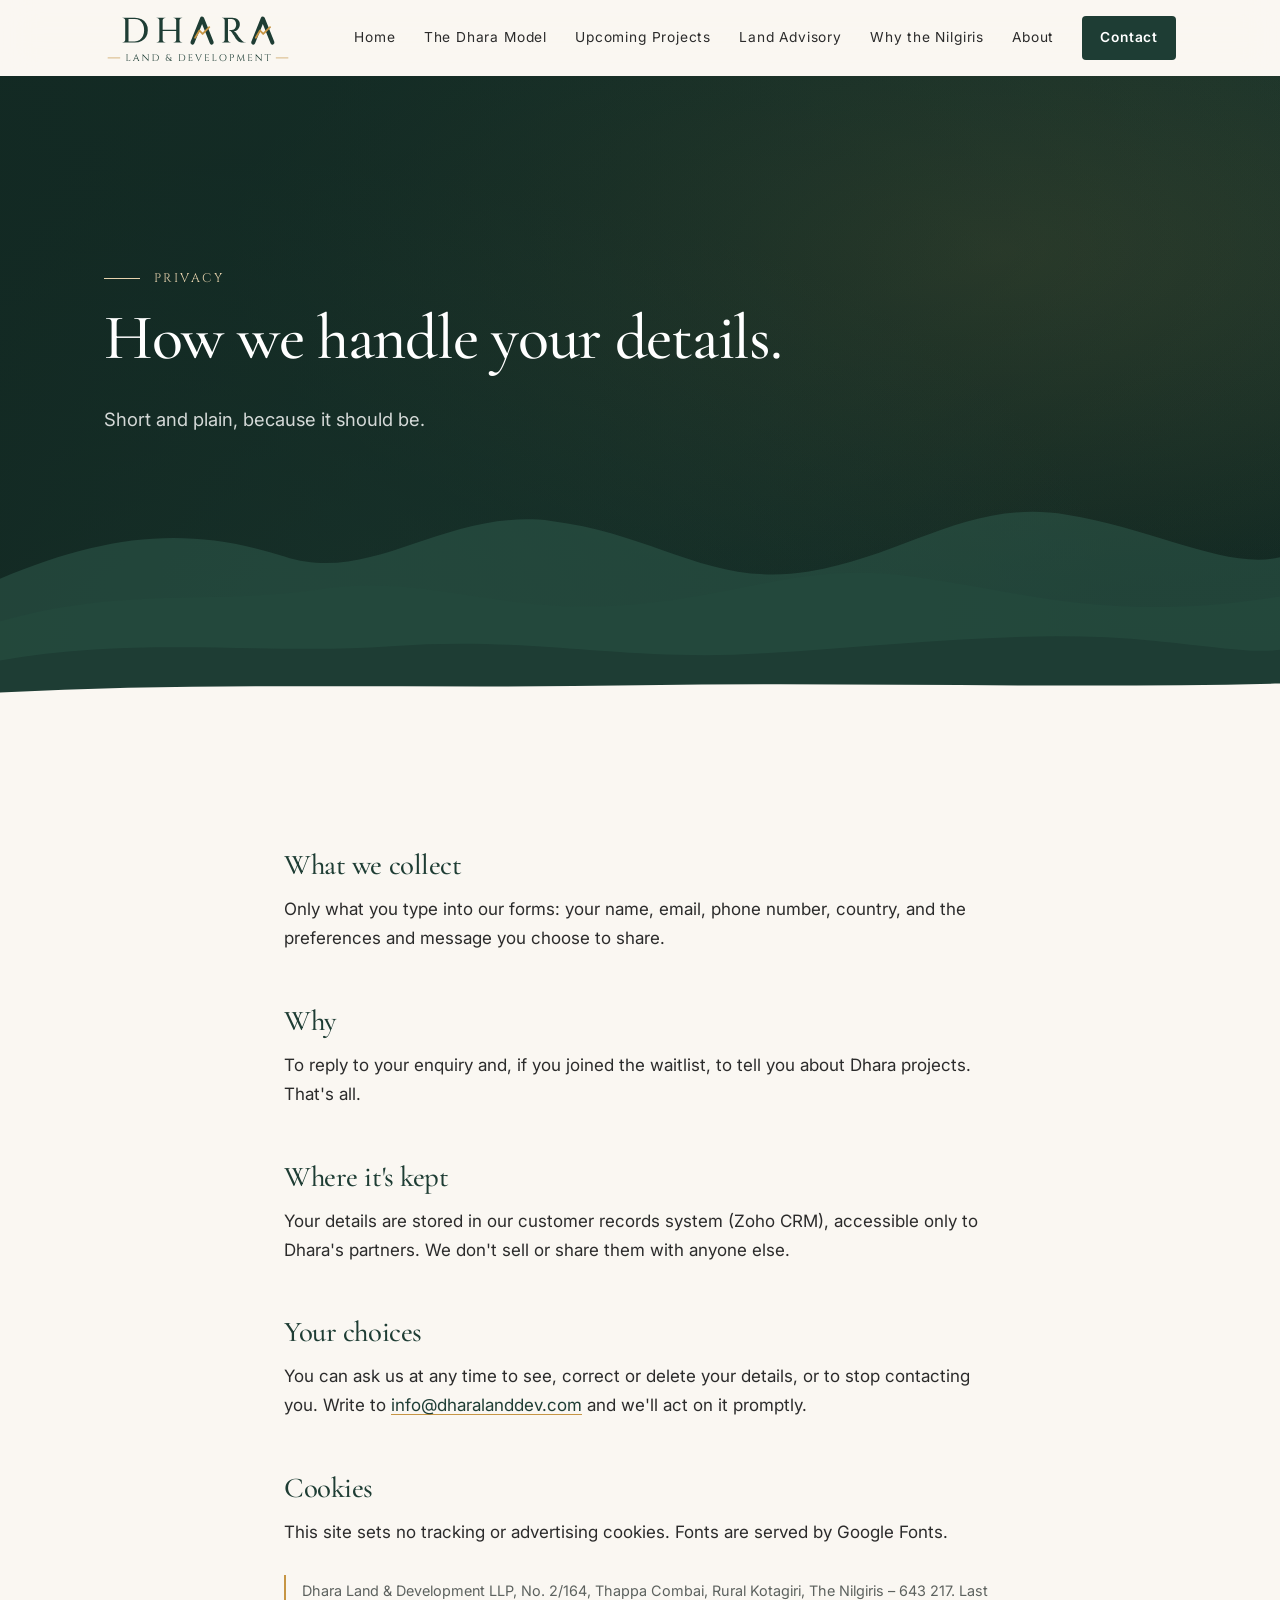
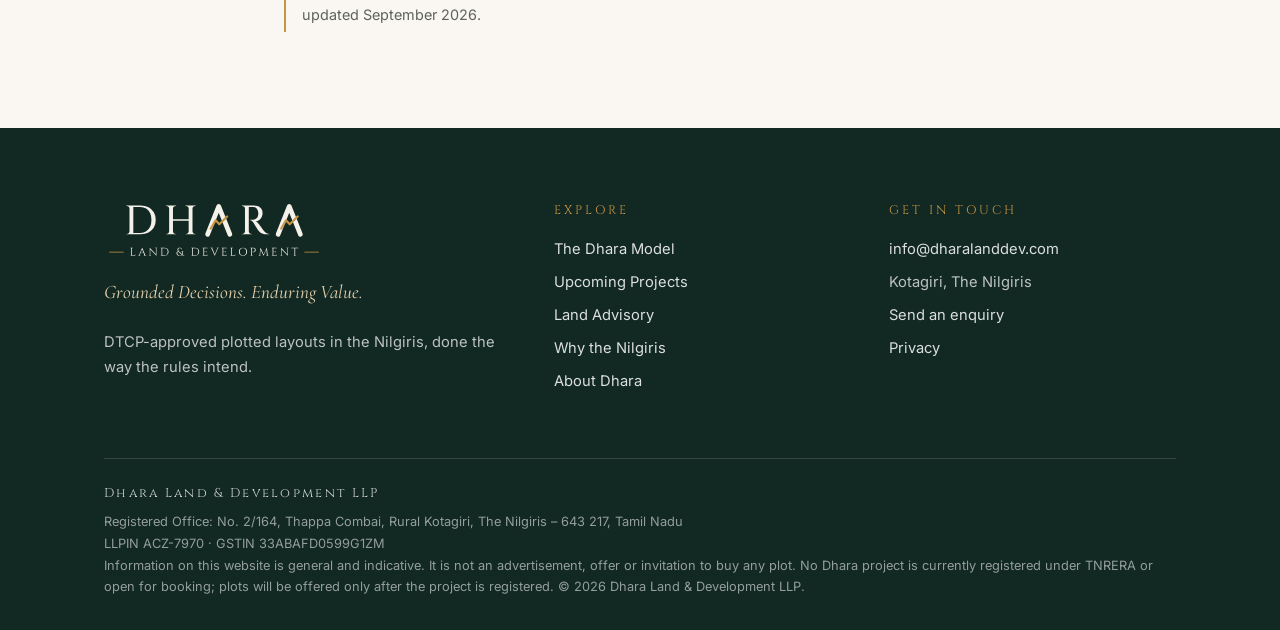
<file: privacy.html>
<!doctype html>
<html lang="en-IN">
<head>
<meta charset="utf-8">
<meta name="viewport" content="width=device-width, initial-scale=1">
<title>Privacy | Dhara Land &amp; Development</title>
<meta name="description" content="How Dhara handles the personal details you share through this website.">
<link rel="canonical" href="https://dharalanddev.com/privacy.html">
<meta property="og:type" content="website">
<meta property="og:site_name" content="Dhara Land &amp; Development">
<meta property="og:title" content="Privacy | Dhara Land &amp; Development">
<meta property="og:description" content="How Dhara handles the personal details you share through this website.">
<meta property="og:url" content="https://dharalanddev.com/privacy.html">
<meta property="og:image" content="https://dharalanddev.com/assets/img/og-image.png">
<meta property="og:image:width" content="1200">
<meta property="og:image:height" content="630">
<meta property="og:image:alt" content="Dhara Land &amp; Development — DTCP plotted layouts, Kotagiri &amp; Coonoor">
<meta property="og:locale" content="en_IN">
<meta name="twitter:card" content="summary_large_image">
<meta name="theme-color" content="#1e3d34">
<link rel="icon" type="image/svg+xml" href="/assets/img/favicon.svg">
<link rel="icon" type="image/png" href="/assets/img/icon.png">
<link rel="apple-touch-icon" href="/assets/img/icon.png">
<link rel="preconnect" href="https://fonts.googleapis.com">
<link rel="preconnect" href="https://fonts.gstatic.com" crossorigin>
<link href="https://fonts.googleapis.com/css2?family=Cinzel:wght@400;500&family=Cormorant+Garamond:ital,wght@0,500;0,600;1,500&family=Inter:wght@400;600&display=swap" rel="stylesheet">
<link rel="stylesheet" href="/assets/css/site.css">
<script type="application/ld+json">
{
 "@context": "https://schema.org",
 "@type": "BreadcrumbList",
 "itemListElement": [
  {
   "@type": "ListItem",
   "position": 1,
   "name": "Home",
   "item": "https://dharalanddev.com/"
  },
  {
   "@type": "ListItem",
   "position": 2,
   "name": "Privacy",
   "item": "https://dharalanddev.com/privacy.html"
  }
 ]
}
</script>
</head>
<body>
<a class="skip" href="#main">Skip to content</a>
<header class="site-header">
  <div class="wrap">
    <a class="brand" href="/" aria-label="Dhara Land &amp; Development — home"><img src="/assets/img/logo.svg" alt="Dhara Land &amp; Development" width="180" height="48"></a>
    <button class="nav-toggle" aria-expanded="false" aria-controls="site-nav" aria-label="Menu">
      <svg viewBox="0 0 24 24" fill="none" stroke="currentColor" stroke-width="1.6" stroke-linecap="round" aria-hidden="true"><path class="i-line i-top" d="M3 7h18"/><path class="i-line i-mid" d="M3 12h18"/><path class="i-line i-bot" d="M3 17h18"/></svg>
    </button>
    <nav class="nav" id="site-nav" aria-label="Main">
      <a href="/">Home</a>
      <a href="/dhara-model.html">The Dhara Model</a>
      <a href="/upcoming-projects.html">Upcoming Projects</a>
      <a href="/land-advisory.html">Land Advisory</a>
      <a href="/why-nilgiris.html">Why the Nilgiris</a>
      <a href="/about.html">About</a>
      <a class="btn" href="/contact.html">Contact</a>
    </nav>
  </div>
</header>
<main id="main">
<section class="hero page-hero on-dark">
  <div class="hero-photo"></div>
  <div class="wrap">
    <p class="eyebrow">Privacy</p>
    <h1>How we handle your details.</h1>
    <p class="lede">Short and plain, because it should be.</p>
  </div>
  <svg class="hills" viewBox="0 0 1440 260" preserveAspectRatio="none" aria-hidden="true">
  <path fill="#2f5a4c" opacity=".55" d="M0 120 C120 70 210 60 320 95 C420 128 500 40 620 55 C740 70 800 130 910 112 C1020 94 1090 30 1200 48 C1300 64 1380 110 1440 96 V260 H0Z"/>
  <path fill="#24493d" opacity=".8" d="M0 168 C140 128 240 150 360 132 C480 114 560 160 700 150 C840 140 900 100 1030 118 C1160 136 1250 170 1440 140 V260 H0Z"/>
  <path fill="#1e3d34" d="M0 212 C160 184 300 206 440 196 C600 184 700 214 860 204 C1020 194 1160 176 1300 190 C1370 197 1410 204 1440 200 V260 H0Z"/>
  <path fill="#faf7f2" d="M0 248 C240 236 480 244 720 240 C960 236 1200 244 1440 238 V260 H0Z"/>
</svg>
</section>
<section>
  <div class="wrap narrow prose">
    <h2>What we collect</h2>
    <p>Only what you type into our forms: your name, email, phone number, country, and the preferences and message you choose to share.</p>
    <h2>Why</h2>
    <p>To reply to your enquiry and, if you joined the waitlist, to tell you about Dhara projects. That's all.</p>
    <h2>Where it's kept</h2>
    <p>Your details are stored in our customer records system (Zoho CRM), accessible only to Dhara's partners. We don't sell or share them with anyone else.</p>
    <h2>Your choices</h2>
    <p>You can ask us at any time to see, correct or delete your details, or to stop contacting you. Write to <a href="mailto:info@dharalanddev.com">info@dharalanddev.com</a> and we'll act on it promptly.</p>
    <h2>Cookies</h2>
    <p>This site sets no tracking or advertising cookies. Fonts are served by Google Fonts.</p>
    <p class="note">Dhara Land &amp; Development LLP, No. 2/164, Thappa Combai, Rural Kotagiri, The Nilgiris – 643 217. Last updated September 2026.</p>
  </div>
</section>
</main>
<footer class="site-footer">
  <div class="wrap">
    <div class="footer-grid">
      <div>
        <img class="footer-logo" src="/assets/img/logo-light.svg" alt="Dhara Land &amp; Development" width="220" height="58">
        <p class="tagline">Grounded Decisions. Enduring Value.</p>
        <p>DTCP-approved plotted layouts in the Nilgiris, done the way the rules intend.</p>
      </div>
      <div>
        <h4>Explore</h4>
        <ul>
          <li><a href="/dhara-model.html">The Dhara Model</a></li>
          <li><a href="/upcoming-projects.html">Upcoming Projects</a></li>
          <li><a href="/land-advisory.html">Land Advisory</a></li>
          <li><a href="/why-nilgiris.html">Why the Nilgiris</a></li>
          <li><a href="/about.html">About Dhara</a></li>
        </ul>
      </div>
      <div>
        <h4>Get in touch</h4>
        <ul>
          <li><a href="mailto:info@dharalanddev.com">info@dharalanddev.com</a></li>
          <li>Kotagiri, The Nilgiris</li>
          <li><a href="/contact.html">Send an enquiry</a></li>
          <li><a href="/privacy.html">Privacy</a></li>
        </ul>
      </div>
    </div>
    <div class="legal">
      <span class="entity">Dhara Land &amp; Development LLP</span>
      Registered Office: No. 2/164, Thappa Combai, Rural Kotagiri, The Nilgiris – 643 217, Tamil Nadu<br>
      LLPIN ACZ-7970 · GSTIN 33ABAFD0599G1ZM<br>
      Information on this website is general and indicative. It is not an advertisement, offer or invitation to buy any plot. No Dhara project is currently registered under TNRERA or open for booking; plots will be offered only after the project is registered. © <span id="year">2026</span> Dhara Land &amp; Development LLP.
    </div>
  </div>
</footer>
<script src="/assets/js/site.js" defer></script>
</body>
</html>
</file>
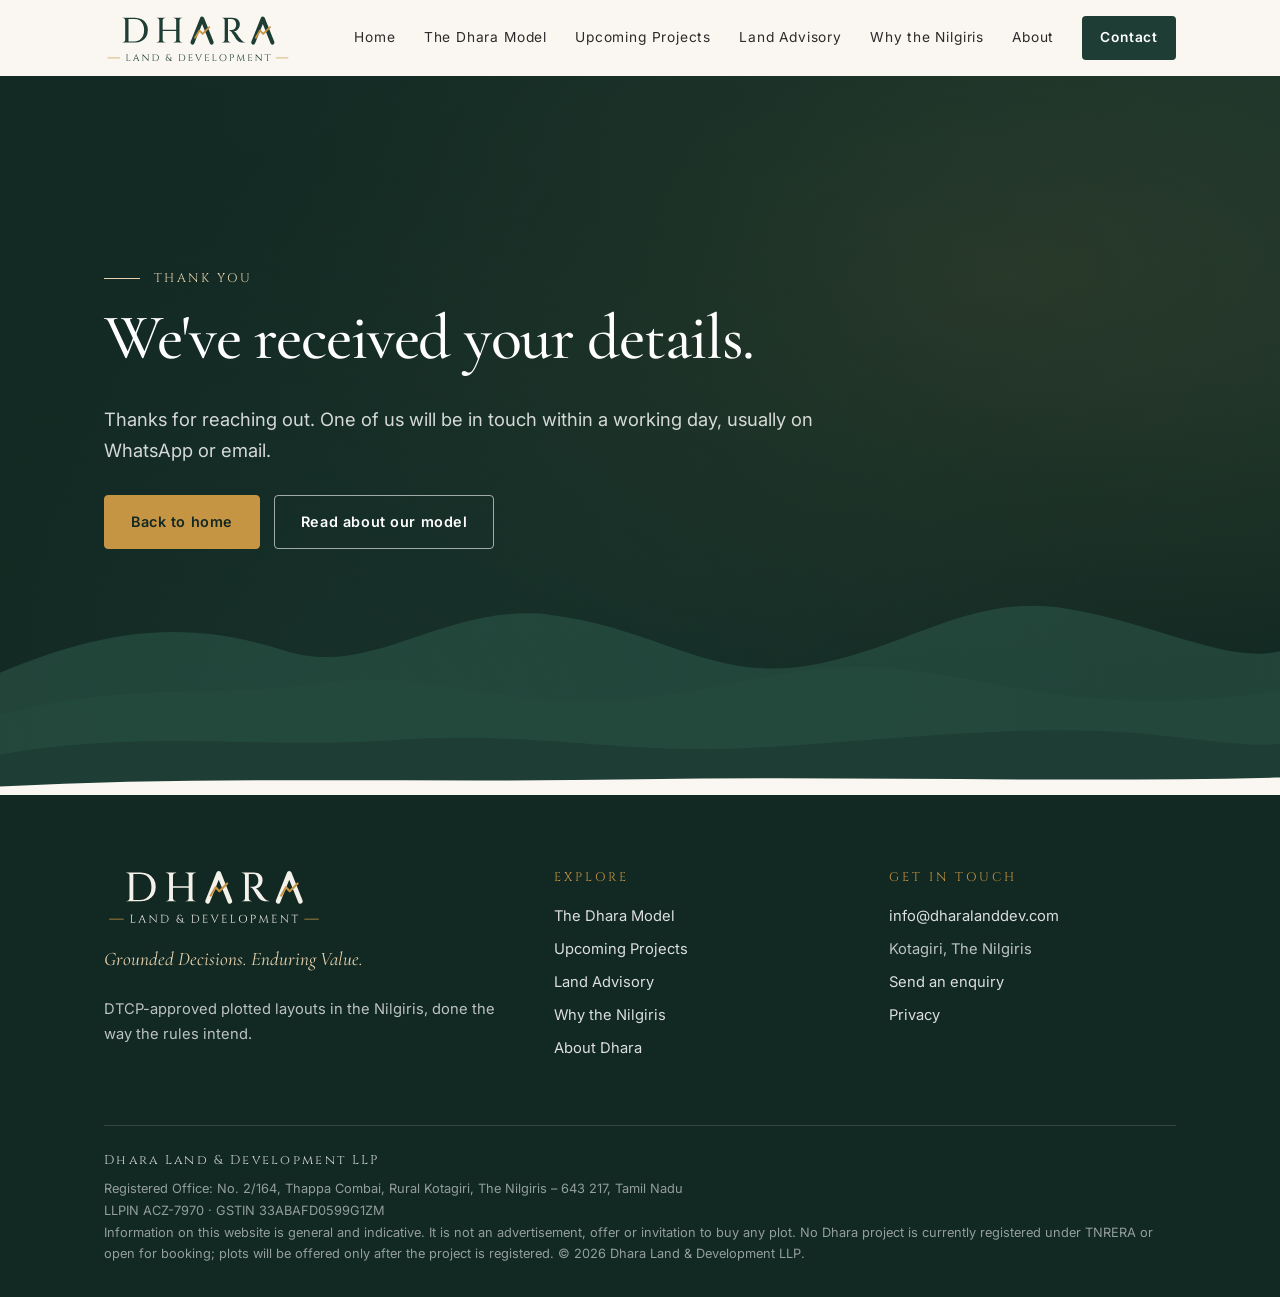
<file: thank-you.html>
<!doctype html>
<html lang="en-IN">
<head>
<meta charset="utf-8">
<meta name="robots" content="noindex">
<meta name="viewport" content="width=device-width, initial-scale=1">
<title>Thank you | Dhara Land &amp; Development</title>
<meta name="description" content="Thank you for getting in touch with Dhara.">
<link rel="canonical" href="https://dharalanddev.com/thank-you.html">
<meta property="og:type" content="website">
<meta property="og:site_name" content="Dhara Land &amp; Development">
<meta property="og:title" content="Thank you | Dhara Land &amp; Development">
<meta property="og:description" content="Thank you for getting in touch with Dhara.">
<meta property="og:url" content="https://dharalanddev.com/thank-you.html">
<meta property="og:image" content="https://dharalanddev.com/assets/img/og-image.png">
<meta property="og:image:width" content="1200">
<meta property="og:image:height" content="630">
<meta property="og:image:alt" content="Dhara Land &amp; Development — DTCP plotted layouts, Kotagiri &amp; Coonoor">
<meta property="og:locale" content="en_IN">
<meta name="twitter:card" content="summary_large_image">
<meta name="theme-color" content="#1e3d34">
<link rel="icon" type="image/svg+xml" href="/assets/img/favicon.svg">
<link rel="icon" type="image/png" href="/assets/img/icon.png">
<link rel="apple-touch-icon" href="/assets/img/icon.png">
<link rel="preconnect" href="https://fonts.googleapis.com">
<link rel="preconnect" href="https://fonts.gstatic.com" crossorigin>
<link href="https://fonts.googleapis.com/css2?family=Cinzel:wght@400;500&family=Cormorant+Garamond:ital,wght@0,500;0,600;1,500&family=Inter:wght@400;600&display=swap" rel="stylesheet">
<link rel="stylesheet" href="/assets/css/site.css">
</head>
<body>
<a class="skip" href="#main">Skip to content</a>
<header class="site-header">
  <div class="wrap">
    <a class="brand" href="/" aria-label="Dhara Land &amp; Development — home"><img src="/assets/img/logo.svg" alt="Dhara Land &amp; Development" width="180" height="48"></a>
    <button class="nav-toggle" aria-expanded="false" aria-controls="site-nav" aria-label="Menu">
      <svg viewBox="0 0 24 24" fill="none" stroke="currentColor" stroke-width="1.6" stroke-linecap="round" aria-hidden="true"><path class="i-line i-top" d="M3 7h18"/><path class="i-line i-mid" d="M3 12h18"/><path class="i-line i-bot" d="M3 17h18"/></svg>
    </button>
    <nav class="nav" id="site-nav" aria-label="Main">
      <a href="/">Home</a>
      <a href="/dhara-model.html">The Dhara Model</a>
      <a href="/upcoming-projects.html">Upcoming Projects</a>
      <a href="/land-advisory.html">Land Advisory</a>
      <a href="/why-nilgiris.html">Why the Nilgiris</a>
      <a href="/about.html">About</a>
      <a class="btn" href="/contact.html">Contact</a>
    </nav>
  </div>
</header>
<main id="main">
<section class="hero page-hero on-dark">
  <div class="hero-photo"></div>
  <div class="wrap">
    <p class="eyebrow">Thank you</p>
    <h1>We've received your details.</h1>
    <p class="lede">Thanks for reaching out. One of us will be in touch within a working day, usually on WhatsApp or email.</p>
    <div class="btn-row"><a class="btn btn-gold" href="/">Back to home</a><a class="btn btn-ghost" href="/dhara-model.html">Read about our model</a></div>
  </div>
  <svg class="hills" viewBox="0 0 1440 260" preserveAspectRatio="none" aria-hidden="true">
  <path fill="#2f5a4c" opacity=".55" d="M0 120 C120 70 210 60 320 95 C420 128 500 40 620 55 C740 70 800 130 910 112 C1020 94 1090 30 1200 48 C1300 64 1380 110 1440 96 V260 H0Z"/>
  <path fill="#24493d" opacity=".8" d="M0 168 C140 128 240 150 360 132 C480 114 560 160 700 150 C840 140 900 100 1030 118 C1160 136 1250 170 1440 140 V260 H0Z"/>
  <path fill="#1e3d34" d="M0 212 C160 184 300 206 440 196 C600 184 700 214 860 204 C1020 194 1160 176 1300 190 C1370 197 1410 204 1440 200 V260 H0Z"/>
  <path fill="#faf7f2" d="M0 248 C240 236 480 244 720 240 C960 236 1200 244 1440 238 V260 H0Z"/>
</svg>
</section>
</main>
<footer class="site-footer">
  <div class="wrap">
    <div class="footer-grid">
      <div>
        <img class="footer-logo" src="/assets/img/logo-light.svg" alt="Dhara Land &amp; Development" width="220" height="58">
        <p class="tagline">Grounded Decisions. Enduring Value.</p>
        <p>DTCP-approved plotted layouts in the Nilgiris, done the way the rules intend.</p>
      </div>
      <div>
        <h4>Explore</h4>
        <ul>
          <li><a href="/dhara-model.html">The Dhara Model</a></li>
          <li><a href="/upcoming-projects.html">Upcoming Projects</a></li>
          <li><a href="/land-advisory.html">Land Advisory</a></li>
          <li><a href="/why-nilgiris.html">Why the Nilgiris</a></li>
          <li><a href="/about.html">About Dhara</a></li>
        </ul>
      </div>
      <div>
        <h4>Get in touch</h4>
        <ul>
          <li><a href="mailto:info@dharalanddev.com">info@dharalanddev.com</a></li>
          <li>Kotagiri, The Nilgiris</li>
          <li><a href="/contact.html">Send an enquiry</a></li>
          <li><a href="/privacy.html">Privacy</a></li>
        </ul>
      </div>
    </div>
    <div class="legal">
      <span class="entity">Dhara Land &amp; Development LLP</span>
      Registered Office: No. 2/164, Thappa Combai, Rural Kotagiri, The Nilgiris – 643 217, Tamil Nadu<br>
      LLPIN ACZ-7970 · GSTIN 33ABAFD0599G1ZM<br>
      Information on this website is general and indicative. It is not an advertisement, offer or invitation to buy any plot. No Dhara project is currently registered under TNRERA or open for booking; plots will be offered only after the project is registered. © <span id="year">2026</span> Dhara Land &amp; Development LLP.
    </div>
  </div>
</footer>
<script src="/assets/js/site.js" defer></script>
</body>
</html>
</file>
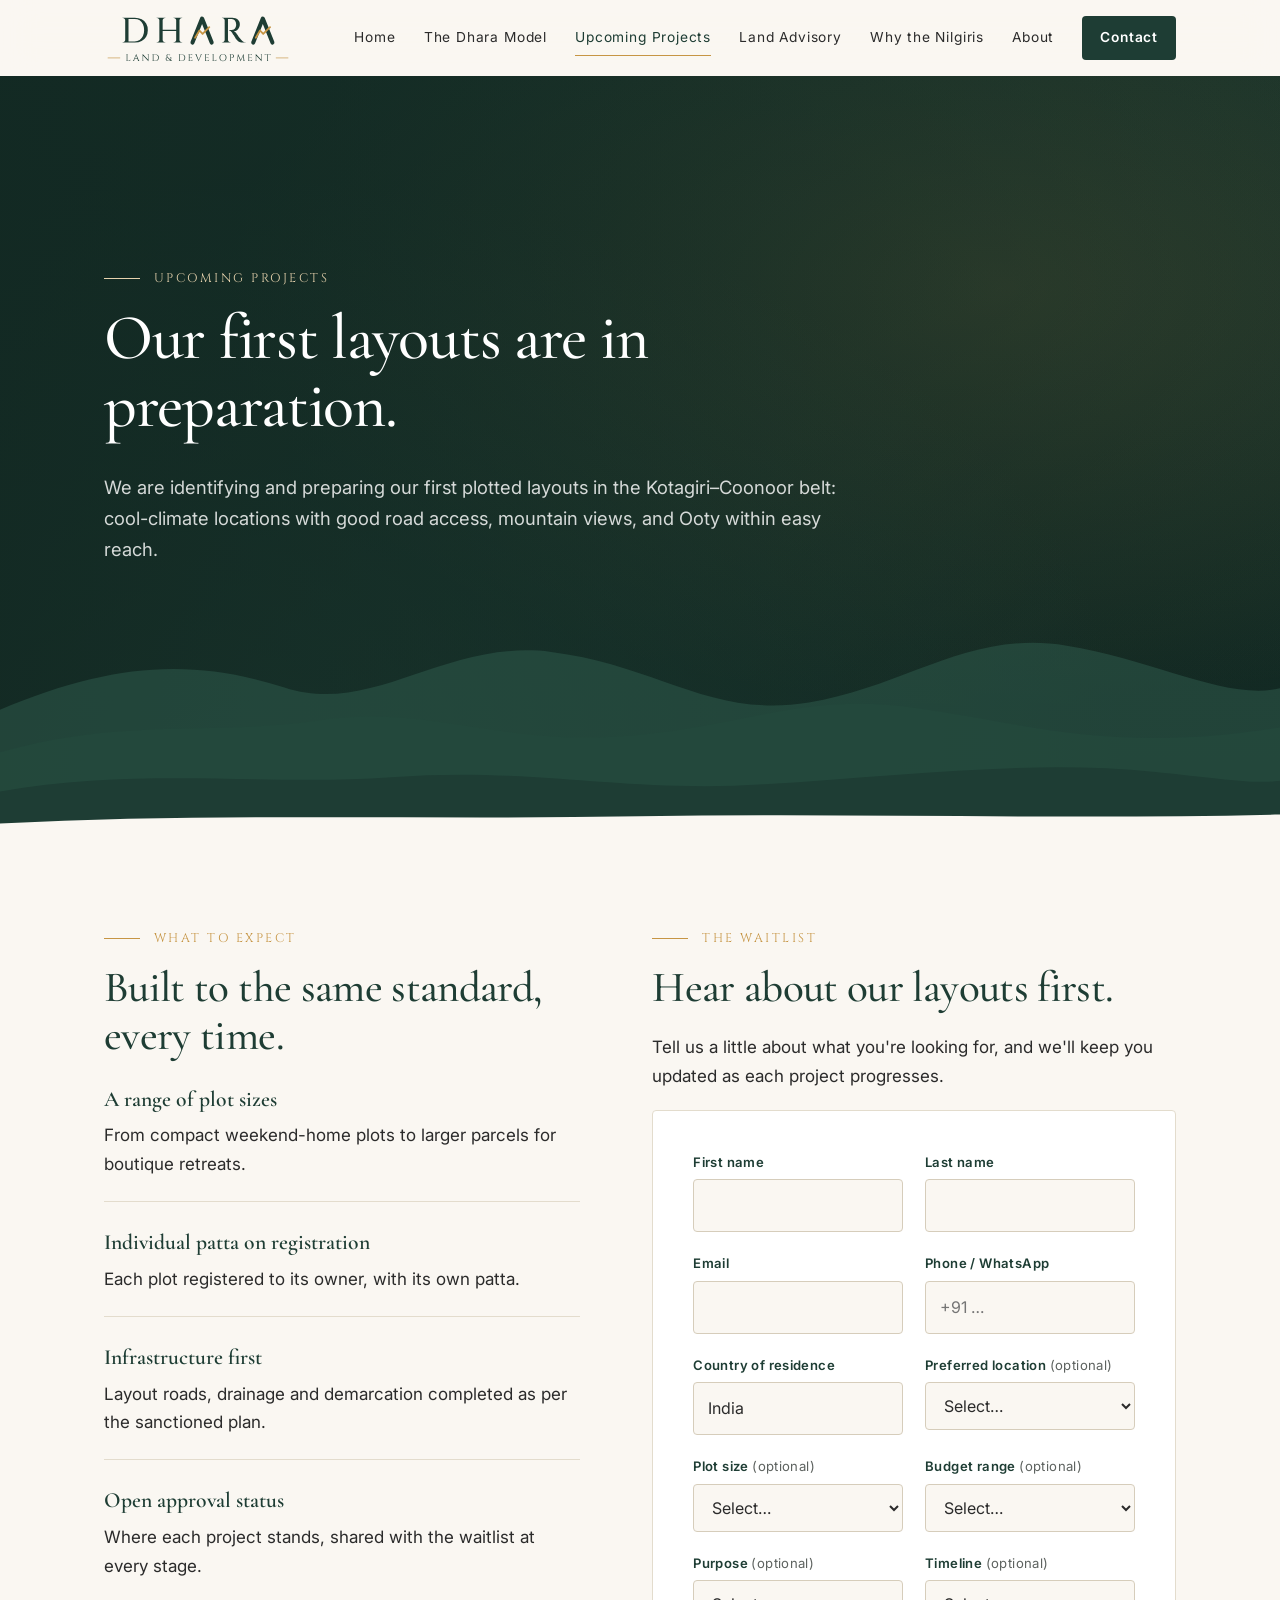
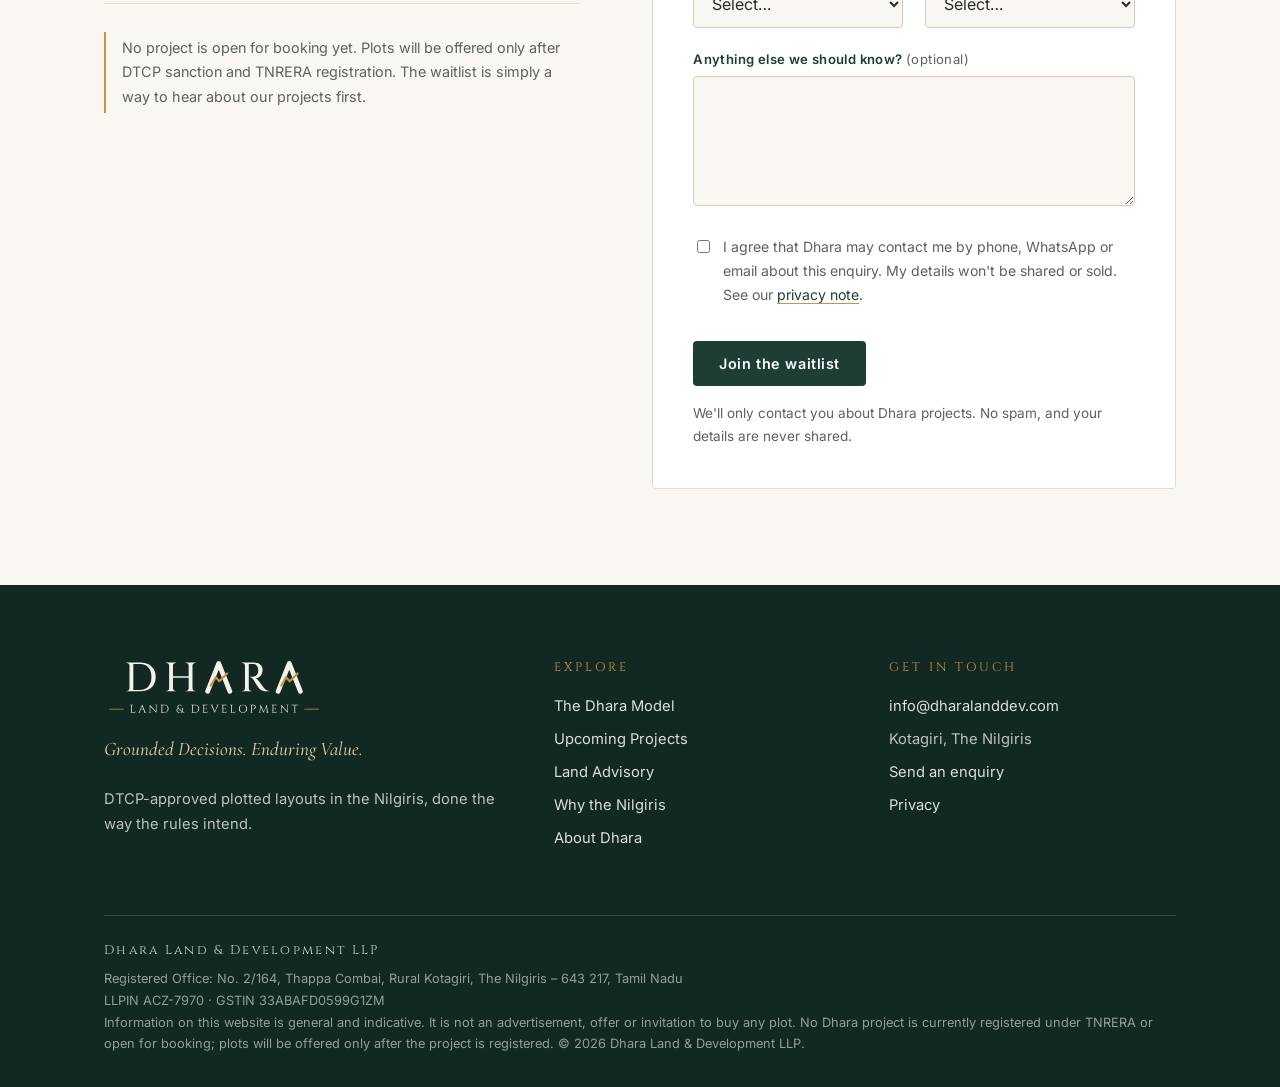
<file: upcoming-projects.html>
<!doctype html>
<html lang="en-IN">
<head>
<meta charset="utf-8">
<meta name="viewport" content="width=device-width, initial-scale=1">
<title>Upcoming DTCP Plotted Layouts, Kotagiri &amp; Coonoor | Dhara</title>
<meta name="description" content="Dhara Land & Development is preparing its first DTCP plotted layouts in the Kotagiri–Coonoor belt of the Nilgiris. Join the waitlist to hear about them first.">
<link rel="canonical" href="https://dharalanddev.com/upcoming-projects.html">
<meta property="og:type" content="website">
<meta property="og:site_name" content="Dhara Land &amp; Development">
<meta property="og:title" content="Upcoming DTCP Plotted Layouts, Kotagiri &amp; Coonoor | Dhara">
<meta property="og:description" content="Dhara Land & Development is preparing its first DTCP plotted layouts in the Kotagiri–Coonoor belt of the Nilgiris. Join the waitlist to hear about them first.">
<meta property="og:url" content="https://dharalanddev.com/upcoming-projects.html">
<meta property="og:image" content="https://dharalanddev.com/assets/img/og-image.png">
<meta property="og:image:width" content="1200">
<meta property="og:image:height" content="630">
<meta property="og:image:alt" content="Dhara Land &amp; Development — DTCP plotted layouts, Kotagiri &amp; Coonoor">
<meta property="og:locale" content="en_IN">
<meta name="twitter:card" content="summary_large_image">
<meta name="theme-color" content="#1e3d34">
<link rel="icon" type="image/svg+xml" href="/assets/img/favicon.svg">
<link rel="icon" type="image/png" href="/assets/img/icon.png">
<link rel="apple-touch-icon" href="/assets/img/icon.png">
<link rel="preconnect" href="https://fonts.googleapis.com">
<link rel="preconnect" href="https://fonts.gstatic.com" crossorigin>
<link href="https://fonts.googleapis.com/css2?family=Cinzel:wght@400;500&family=Cormorant+Garamond:ital,wght@0,500;0,600;1,500&family=Inter:wght@400;600&display=swap" rel="stylesheet">
<link rel="stylesheet" href="/assets/css/site.css">
<script type="application/ld+json">
{
 "@context": "https://schema.org",
 "@type": "BreadcrumbList",
 "itemListElement": [
  {
   "@type": "ListItem",
   "position": 1,
   "name": "Home",
   "item": "https://dharalanddev.com/"
  },
  {
   "@type": "ListItem",
   "position": 2,
   "name": "Upcoming Projects",
   "item": "https://dharalanddev.com/upcoming-projects.html"
  }
 ]
}
</script>
</head>
<body>
<a class="skip" href="#main">Skip to content</a>
<header class="site-header">
  <div class="wrap">
    <a class="brand" href="/" aria-label="Dhara Land &amp; Development — home"><img src="/assets/img/logo.svg" alt="Dhara Land &amp; Development" width="180" height="48"></a>
    <button class="nav-toggle" aria-expanded="false" aria-controls="site-nav" aria-label="Menu">
      <svg viewBox="0 0 24 24" fill="none" stroke="currentColor" stroke-width="1.6" stroke-linecap="round" aria-hidden="true"><path class="i-line i-top" d="M3 7h18"/><path class="i-line i-mid" d="M3 12h18"/><path class="i-line i-bot" d="M3 17h18"/></svg>
    </button>
    <nav class="nav" id="site-nav" aria-label="Main">
      <a href="/">Home</a>
      <a href="/dhara-model.html">The Dhara Model</a>
      <a href="/upcoming-projects.html" aria-current="page">Upcoming Projects</a>
      <a href="/land-advisory.html">Land Advisory</a>
      <a href="/why-nilgiris.html">Why the Nilgiris</a>
      <a href="/about.html">About</a>
      <a class="btn" href="/contact.html">Contact</a>
    </nav>
  </div>
</header>
<main id="main">
<section class="hero page-hero on-dark">
  <div class="hero-photo"></div>
  <div class="wrap">
    <p class="eyebrow">Upcoming projects</p>
    <h1>Our first layouts are in preparation.</h1>
    <p class="lede">We are identifying and preparing our first plotted layouts in the Kotagiri–Coonoor belt: cool-climate locations with good road access, mountain views, and Ooty within easy reach.</p>
  </div>
  <svg class="hills" viewBox="0 0 1440 260" preserveAspectRatio="none" aria-hidden="true">
  <path fill="#2f5a4c" opacity=".55" d="M0 120 C120 70 210 60 320 95 C420 128 500 40 620 55 C740 70 800 130 910 112 C1020 94 1090 30 1200 48 C1300 64 1380 110 1440 96 V260 H0Z"/>
  <path fill="#24493d" opacity=".8" d="M0 168 C140 128 240 150 360 132 C480 114 560 160 700 150 C840 140 900 100 1030 118 C1160 136 1250 170 1440 140 V260 H0Z"/>
  <path fill="#1e3d34" d="M0 212 C160 184 300 206 440 196 C600 184 700 214 860 204 C1020 194 1160 176 1300 190 C1370 197 1410 204 1440 200 V260 H0Z"/>
  <path fill="#faf7f2" d="M0 248 C240 236 480 244 720 240 C960 236 1200 244 1440 238 V260 H0Z"/>
</svg>
</section>
<section>
  <div class="wrap split">
    <div>
      <p class="eyebrow">What to expect</p>
      <h2>Built to the same standard, every time.</h2>
      <ul class="feature-list">
        <li><strong>A range of plot sizes</strong>From compact weekend-home plots to larger parcels for boutique retreats.</li>
        <li><strong>Individual patta on registration</strong>Each plot registered to its owner, with its own patta.</li>
        <li><strong>Infrastructure first</strong>Layout roads, drainage and demarcation completed as per the sanctioned plan.</li>
        <li><strong>Open approval status</strong>Where each project stands, shared with the waitlist at every stage.</li>
      </ul>
      <p class="note">No project is open for booking yet. Plots will be offered only after DTCP sanction and TNRERA registration. The waitlist is simply a way to hear about our projects first.</p>
    </div>
    <div id="waitlist">
      <p class="eyebrow">The waitlist</p>
      <h2>Hear about our layouts first.</h2>
      <p>Tell us a little about what you're looking for, and we'll keep you updated as each project progresses.</p>
      <form class="form" data-zoho="Waitlist" action="https://crm.zoho.in/crm/WebToLeadForm" method="POST" accept-charset="UTF-8">
  <!-- Zoho CRM WebToLead: Dhara CRM (org60073533465) webform "Dhara Website" (Setup > Channels > Webforms).
       Both site forms post to this one webform; Description records which form was used. -->
  <input type="hidden" name="xnQsjsdp" value="2e454054fcd2d5a71bc41fab40b7349eea340594679f1832ad29e5f5ac550197">
  <input type="hidden" name="zc_gad" value="">
  <input type="hidden" name="xmIwtLD" value="09ba49a6313149d7fb1a78bf9686d1e5084919216136fec206db3a7fbf27318bab95dd6181d0014f619f4c600d4dba65">
  <input type="hidden" name="actionType" value="TGVhZHM=">
  <input type="hidden" name="returnURL" value="https://dharalanddev.com/thank-you.html">
  <input type="hidden" name="Company" value="Website enquiry">
  <input type="hidden" name="aG9uZXlwb3Q" value="">
  <input type="hidden" name="Description" value="">
  <div class="hp" aria-hidden="true"><label>Leave blank <input type="text" tabindex="-1" autocomplete="off"></label></div>
  <div class="form-grid">
    <div class="field">
      <label for="wl-first">First name</label>
      <input id="wl-first" name="First Name" type="text" autocomplete="given-name" maxlength="40" required>
    </div>
    <div class="field">
      <label for="wl-last">Last name</label>
      <input id="wl-last" name="Last Name" type="text" autocomplete="family-name" maxlength="80" required>
    </div>
    <div class="field">
      <label for="wl-email">Email</label>
      <input id="wl-email" name="Email" type="email" autocomplete="email" maxlength="100" required>
    </div>
    <div class="field">
      <label for="wl-phone">Phone / WhatsApp</label>
      <input id="wl-phone" name="Phone" type="tel" autocomplete="tel" maxlength="30" placeholder="+91 …" required>
    </div>
    <div class="field">
      <label for="wl-country">Country of residence</label>
      <input id="wl-country" data-label="Country" type="text" autocomplete="country-name" maxlength="60" value="India">
    </div>
    <div class="field">
      <label for="wl-loc">Preferred location <span class="opt">(optional)</span></label>
      <select id="wl-loc" data-label="Location preference">
        <option value="">Select…</option>
        <option>Kotagiri</option>
        <option>Coonoor</option>
        <option>Ketti Valley</option>
        <option>Ooty outskirts</option>
        <option>Flexible</option>
      </select>
    </div>
    <div class="field">
      <label for="wl-size">Plot size <span class="opt">(optional)</span></label>
      <select id="wl-size" data-label="Plot size">
        <option value="">Select…</option>
        <option>Under 20 cents</option>
        <option>21–42 cents</option>
        <option>43–100 cents</option>
        <option>1 acre or more</option>
        <option>Not sure yet</option>
      </select>
    </div>
    <div class="field">
      <label for="wl-budget">Budget range <span class="opt">(optional)</span></label>
      <select id="wl-budget" data-label="Budget">
        <option value="">Select…</option>
        <option>Under ₹50 lakh</option>
        <option>₹50 lakh – ₹1 crore</option>
        <option>₹1 – 3 crore</option>
        <option>Above ₹3 crore</option>
      </select>
    </div>
    <div class="field">
      <label for="wl-purpose">Purpose <span class="opt">(optional)</span></label>
      <select id="wl-purpose" data-label="Purpose">
        <option value="">Select…</option>
        <option>Weekend home</option>
        <option>Retirement home</option>
        <option>Boutique stay</option>
        <option>Farming / lifestyle</option>
        <option>Long-term holding</option>
      </select>
    </div>
    <div class="field">
      <label for="wl-time">Timeline <span class="opt">(optional)</span></label>
      <select id="wl-time" data-label="Timeline">
        <option value="">Select…</option>
        <option>Within 3 months</option>
        <option>3–12 months</option>
        <option>Just exploring</option>
      </select>
    </div>
    <div class="field full">
      <label for="wl-msg">Anything else we should know? <span class="opt">(optional)</span></label>
      <textarea id="wl-msg" data-label="Notes" maxlength="1500"></textarea>
    </div>
    <div class="field full">
      <label class="consent"><input type="checkbox" required> <span>I agree that Dhara may contact me by phone, WhatsApp or email about this enquiry. My details won't be shared or sold. See our <a href="/privacy.html">privacy note</a>.</span></label>
    </div>
    <div class="full">
      <button class="btn" type="submit">Join the waitlist</button>
      <p class="form-small">We'll only contact you about Dhara projects. No spam, and your details are never shared.</p>
    </div>
  </div>
</form>
    </div>
  </div>
</section>
</main>
<footer class="site-footer">
  <div class="wrap">
    <div class="footer-grid">
      <div>
        <img class="footer-logo" src="/assets/img/logo-light.svg" alt="Dhara Land &amp; Development" width="220" height="58">
        <p class="tagline">Grounded Decisions. Enduring Value.</p>
        <p>DTCP-approved plotted layouts in the Nilgiris, done the way the rules intend.</p>
      </div>
      <div>
        <h4>Explore</h4>
        <ul>
          <li><a href="/dhara-model.html">The Dhara Model</a></li>
          <li><a href="/upcoming-projects.html">Upcoming Projects</a></li>
          <li><a href="/land-advisory.html">Land Advisory</a></li>
          <li><a href="/why-nilgiris.html">Why the Nilgiris</a></li>
          <li><a href="/about.html">About Dhara</a></li>
        </ul>
      </div>
      <div>
        <h4>Get in touch</h4>
        <ul>
          <li><a href="mailto:info@dharalanddev.com">info@dharalanddev.com</a></li>
          <li>Kotagiri, The Nilgiris</li>
          <li><a href="/contact.html">Send an enquiry</a></li>
          <li><a href="/privacy.html">Privacy</a></li>
        </ul>
      </div>
    </div>
    <div class="legal">
      <span class="entity">Dhara Land &amp; Development LLP</span>
      Registered Office: No. 2/164, Thappa Combai, Rural Kotagiri, The Nilgiris – 643 217, Tamil Nadu<br>
      LLPIN ACZ-7970 · GSTIN 33ABAFD0599G1ZM<br>
      Information on this website is general and indicative. It is not an advertisement, offer or invitation to buy any plot. No Dhara project is currently registered under TNRERA or open for booking; plots will be offered only after the project is registered. © <span id="year">2026</span> Dhara Land &amp; Development LLP.
    </div>
  </div>
</footer>
<script src="/assets/js/site.js" defer></script>
</body>
</html>
</file>
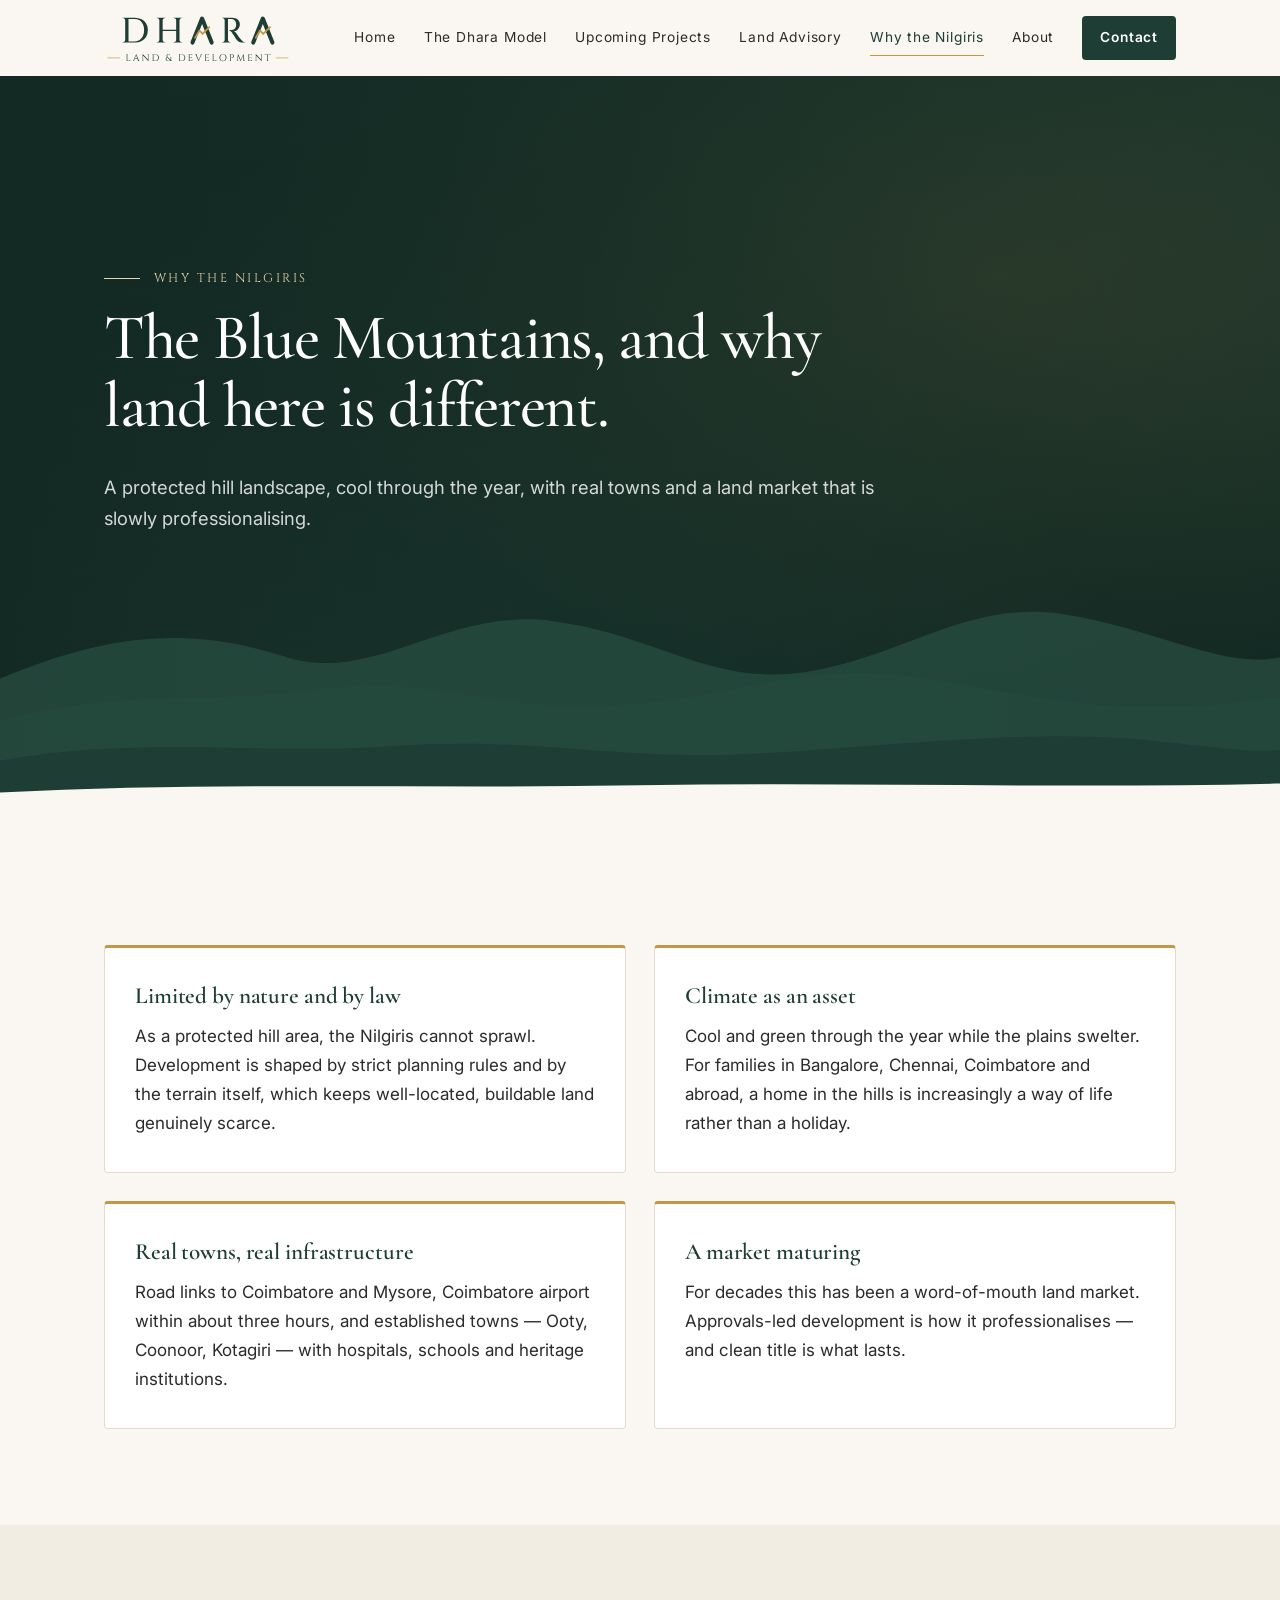
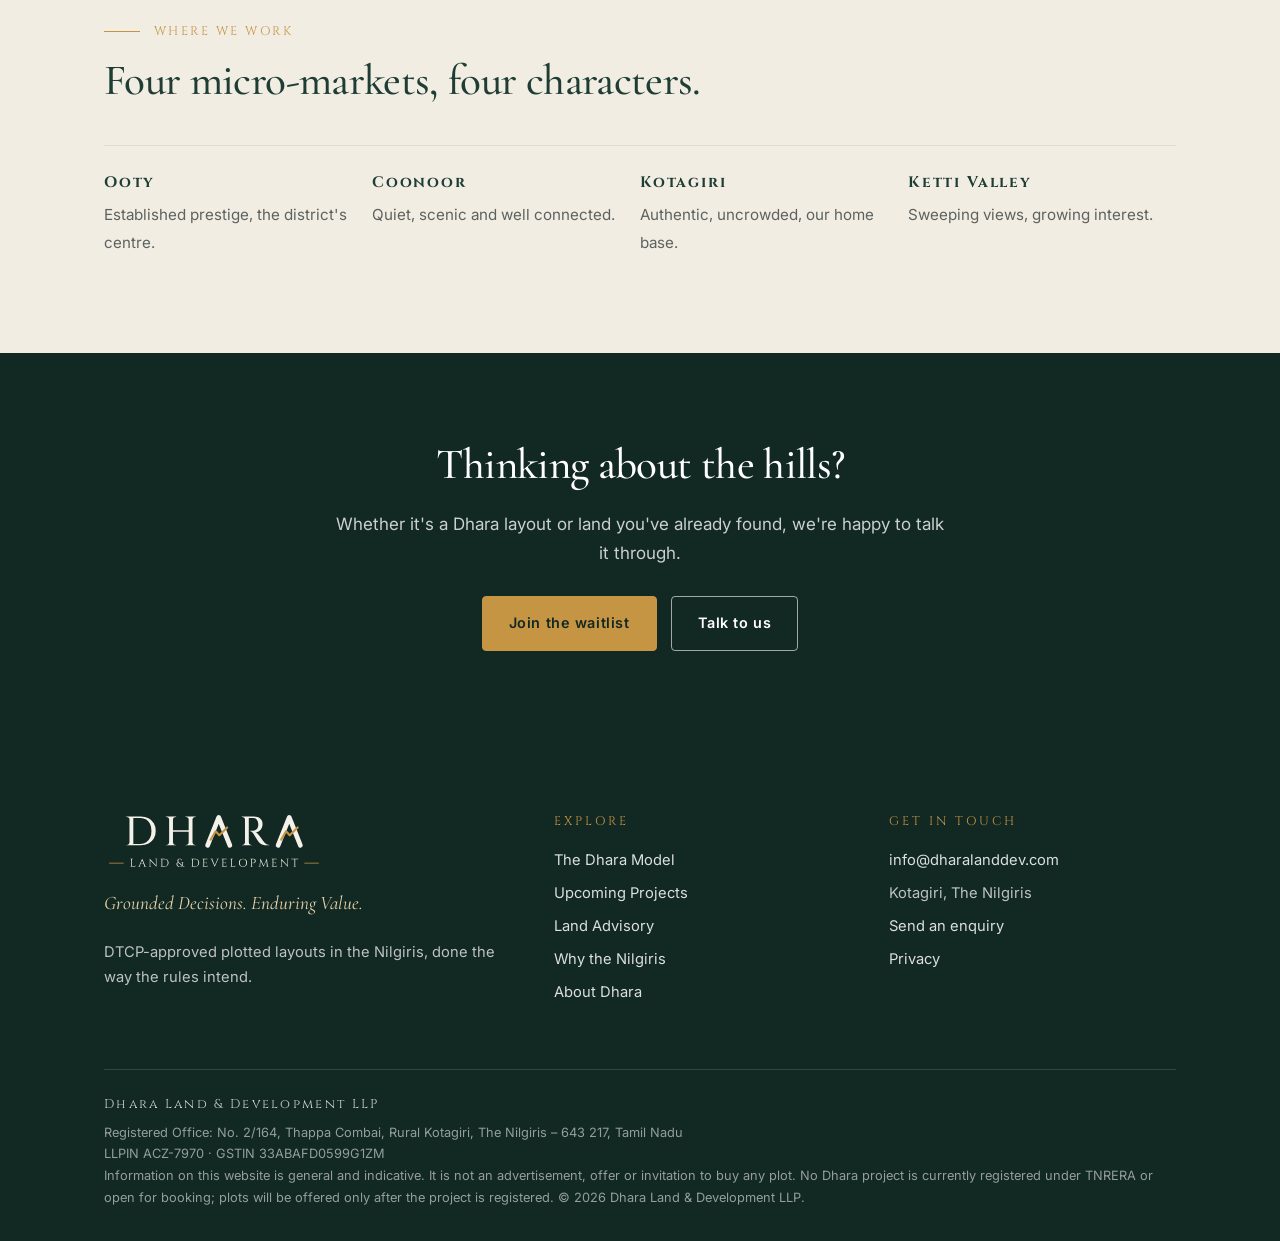
<file: why-nilgiris.html>
<!doctype html>
<html lang="en-IN">
<head>
<meta charset="utf-8">
<meta name="viewport" content="width=device-width, initial-scale=1">
<title>Why Buy Land in the Nilgiris — Kotagiri, Coonoor, Ooty | Dhara</title>
<meta name="description" content="Why the Nilgiris: a protected hill landscape, a cool climate through the year, real towns and infrastructure, and a land market moving towards approvals-led development.">
<link rel="canonical" href="https://dharalanddev.com/why-nilgiris.html">
<meta property="og:type" content="website">
<meta property="og:site_name" content="Dhara Land &amp; Development">
<meta property="og:title" content="Why Buy Land in the Nilgiris — Kotagiri, Coonoor, Ooty | Dhara">
<meta property="og:description" content="Why the Nilgiris: a protected hill landscape, a cool climate through the year, real towns and infrastructure, and a land market moving towards approvals-led development.">
<meta property="og:url" content="https://dharalanddev.com/why-nilgiris.html">
<meta property="og:image" content="https://dharalanddev.com/assets/img/og-image.png">
<meta property="og:image:width" content="1200">
<meta property="og:image:height" content="630">
<meta property="og:image:alt" content="Dhara Land &amp; Development — DTCP plotted layouts, Kotagiri &amp; Coonoor">
<meta property="og:locale" content="en_IN">
<meta name="twitter:card" content="summary_large_image">
<meta name="theme-color" content="#1e3d34">
<link rel="icon" type="image/svg+xml" href="/assets/img/favicon.svg">
<link rel="icon" type="image/png" href="/assets/img/icon.png">
<link rel="apple-touch-icon" href="/assets/img/icon.png">
<link rel="preconnect" href="https://fonts.googleapis.com">
<link rel="preconnect" href="https://fonts.gstatic.com" crossorigin>
<link href="https://fonts.googleapis.com/css2?family=Cinzel:wght@400;500&family=Cormorant+Garamond:ital,wght@0,500;0,600;1,500&family=Inter:wght@400;600&display=swap" rel="stylesheet">
<link rel="stylesheet" href="/assets/css/site.css">
<script type="application/ld+json">
{
 "@context": "https://schema.org",
 "@type": "BreadcrumbList",
 "itemListElement": [
  {
   "@type": "ListItem",
   "position": 1,
   "name": "Home",
   "item": "https://dharalanddev.com/"
  },
  {
   "@type": "ListItem",
   "position": 2,
   "name": "Why the Nilgiris",
   "item": "https://dharalanddev.com/why-nilgiris.html"
  }
 ]
}
</script>
</head>
<body>
<a class="skip" href="#main">Skip to content</a>
<header class="site-header">
  <div class="wrap">
    <a class="brand" href="/" aria-label="Dhara Land &amp; Development — home"><img src="/assets/img/logo.svg" alt="Dhara Land &amp; Development" width="180" height="48"></a>
    <button class="nav-toggle" aria-expanded="false" aria-controls="site-nav" aria-label="Menu">
      <svg viewBox="0 0 24 24" fill="none" stroke="currentColor" stroke-width="1.6" stroke-linecap="round" aria-hidden="true"><path class="i-line i-top" d="M3 7h18"/><path class="i-line i-mid" d="M3 12h18"/><path class="i-line i-bot" d="M3 17h18"/></svg>
    </button>
    <nav class="nav" id="site-nav" aria-label="Main">
      <a href="/">Home</a>
      <a href="/dhara-model.html">The Dhara Model</a>
      <a href="/upcoming-projects.html">Upcoming Projects</a>
      <a href="/land-advisory.html">Land Advisory</a>
      <a href="/why-nilgiris.html" aria-current="page">Why the Nilgiris</a>
      <a href="/about.html">About</a>
      <a class="btn" href="/contact.html">Contact</a>
    </nav>
  </div>
</header>
<main id="main">
<section class="hero page-hero on-dark">
  <div class="hero-photo"></div>
  <div class="wrap">
    <p class="eyebrow">Why the Nilgiris</p>
    <h1>The Blue Mountains, and why land here is different.</h1>
    <p class="lede">A protected hill landscape, cool through the year, with real towns and a land market that is slowly professionalising.</p>
  </div>
  <svg class="hills" viewBox="0 0 1440 260" preserveAspectRatio="none" aria-hidden="true">
  <path fill="#2f5a4c" opacity=".55" d="M0 120 C120 70 210 60 320 95 C420 128 500 40 620 55 C740 70 800 130 910 112 C1020 94 1090 30 1200 48 C1300 64 1380 110 1440 96 V260 H0Z"/>
  <path fill="#24493d" opacity=".8" d="M0 168 C140 128 240 150 360 132 C480 114 560 160 700 150 C840 140 900 100 1030 118 C1160 136 1250 170 1440 140 V260 H0Z"/>
  <path fill="#1e3d34" d="M0 212 C160 184 300 206 440 196 C600 184 700 214 860 204 C1020 194 1160 176 1300 190 C1370 197 1410 204 1440 200 V260 H0Z"/>
  <path fill="#faf7f2" d="M0 248 C240 236 480 244 720 240 C960 236 1200 244 1440 238 V260 H0Z"/>
</svg>
</section>
<section>
  <div class="wrap">
    <div class="cards two">
      <div class="card"><h3>Limited by nature and by law</h3><p>As a protected hill area, the Nilgiris cannot sprawl. Development is shaped by strict planning rules and by the terrain itself, which keeps well-located, buildable land genuinely scarce.</p></div>
      <div class="card"><h3>Climate as an asset</h3><p>Cool and green through the year while the plains swelter. For families in Bangalore, Chennai, Coimbatore and abroad, a home in the hills is increasingly a way of life rather than a holiday.</p></div>
      <div class="card"><h3>Real towns, real infrastructure</h3><p>Road links to Coimbatore and Mysore, Coimbatore airport within about three hours, and established towns — Ooty, Coonoor, Kotagiri — with hospitals, schools and heritage institutions.</p></div>
      <div class="card"><h3>A market maturing</h3><p>For decades this has been a word-of-mouth land market. Approvals-led development is how it professionalises — and clean title is what lasts.</p></div>
    </div>
  </div>
</section>

<section class="alt">
  <div class="wrap">
    <p class="eyebrow">Where we work</p>
    <h2>Four micro-markets, four characters.</h2>
    <div class="towns">
      <div><strong>Ooty</strong><span>Established prestige, the district's centre.</span></div>
      <div><strong>Coonoor</strong><span>Quiet, scenic and well connected.</span></div>
      <div><strong>Kotagiri</strong><span>Authentic, uncrowded, our home base.</span></div>
      <div><strong>Ketti Valley</strong><span>Sweeping views, growing interest.</span></div>
    </div>
  </div>
</section>
<section class="cta-band on-dark">
  <div class="wrap">
    <h2>Thinking about the hills?</h2>
    <p>Whether it's a Dhara layout or land you've already found, we're happy to talk it through.</p>
    <div class="btn-row">
      <a class="btn btn-gold" href="/upcoming-projects.html#waitlist">Join the waitlist</a>
      <a class="btn btn-ghost" href="/contact.html">Talk to us</a>
    </div>
  </div>
</section>
</main>
<footer class="site-footer">
  <div class="wrap">
    <div class="footer-grid">
      <div>
        <img class="footer-logo" src="/assets/img/logo-light.svg" alt="Dhara Land &amp; Development" width="220" height="58">
        <p class="tagline">Grounded Decisions. Enduring Value.</p>
        <p>DTCP-approved plotted layouts in the Nilgiris, done the way the rules intend.</p>
      </div>
      <div>
        <h4>Explore</h4>
        <ul>
          <li><a href="/dhara-model.html">The Dhara Model</a></li>
          <li><a href="/upcoming-projects.html">Upcoming Projects</a></li>
          <li><a href="/land-advisory.html">Land Advisory</a></li>
          <li><a href="/why-nilgiris.html">Why the Nilgiris</a></li>
          <li><a href="/about.html">About Dhara</a></li>
        </ul>
      </div>
      <div>
        <h4>Get in touch</h4>
        <ul>
          <li><a href="mailto:info@dharalanddev.com">info@dharalanddev.com</a></li>
          <li>Kotagiri, The Nilgiris</li>
          <li><a href="/contact.html">Send an enquiry</a></li>
          <li><a href="/privacy.html">Privacy</a></li>
        </ul>
      </div>
    </div>
    <div class="legal">
      <span class="entity">Dhara Land &amp; Development LLP</span>
      Registered Office: No. 2/164, Thappa Combai, Rural Kotagiri, The Nilgiris – 643 217, Tamil Nadu<br>
      LLPIN ACZ-7970 · GSTIN 33ABAFD0599G1ZM<br>
      Information on this website is general and indicative. It is not an advertisement, offer or invitation to buy any plot. No Dhara project is currently registered under TNRERA or open for booking; plots will be offered only after the project is registered. © <span id="year">2026</span> Dhara Land &amp; Development LLP.
    </div>
  </div>
</footer>
<script src="/assets/js/site.js" defer></script>
</body>
</html>
</file>
<file: assets/css/site.css>
/* Dhara Land & Development — site styles */
:root {
  --green: #1e3d34;
  --green-deep: #122822;
  --green-soft: #2f5a4c;
  --gold: #c69544;
  --gold-soft: #e7d3ae;
  --paper: #faf7f2;
  --paper-2: #f2ede3;
  --ink: #2b2b2b;
  --muted: #5d625f;
  --line: #e3dccd;
  --serif: "Cormorant Garamond", "EB Garamond", Georgia, serif;
  --caps: "Cinzel", "Cormorant Garamond", Georgia, serif;
  --sans: "Inter", system-ui, -apple-system, "Segoe UI", Roboto, sans-serif;
  --wrap: 1120px;
  --radius: 4px;
}

*, *::before, *::after { box-sizing: border-box; }
html { -webkit-text-size-adjust: 100%; }
@media (prefers-reduced-motion: no-preference) { html { scroll-behavior: smooth; } }
body {
  margin: 0; background: var(--paper); color: var(--ink);
  font-family: var(--sans); font-size: 1.0625rem; line-height: 1.7;
  -webkit-font-smoothing: antialiased;
}
img, svg { max-width: 100%; display: block; }
a { color: var(--green); text-decoration-color: var(--gold); text-underline-offset: 3px; }
a:hover { color: var(--green-soft); }

h1, h2, h3 { font-family: var(--serif); font-weight: 500; color: var(--green); line-height: 1.15; margin: 0 0 .5em; font-optical-sizing: auto; }
h1 { font-size: clamp(2.4rem, 5.2vw, 4rem); line-height: 1.06; letter-spacing: -.02em; }
h2 { font-size: clamp(1.9rem, 3.6vw, 2.7rem); line-height: 1.1; letter-spacing: -.015em; }
h3 { font-size: 1.45rem; font-weight: 600; line-height: 1.25; letter-spacing: -.005em; }
p { margin: 0 0 1.1em; }
.lede { font-size: 1.15rem; color: var(--muted); max-width: 42em; }

.wrap { max-width: var(--wrap); margin: 0 auto; padding: 0 24px; }
.narrow { max-width: 760px; }
.eyebrow {
  font-family: var(--caps); font-size: .78rem; letter-spacing: .2em; text-transform: uppercase;
  color: var(--gold); margin: 0 0 1.2em; display: flex; align-items: center; gap: 14px;
}
.eyebrow::before { content: ""; width: 36px; height: 1px; background: var(--gold); }

/* Skip link */
.skip { position: absolute; left: -999px; top: 8px; background: var(--green); color: #fff; padding: 8px 14px; z-index: 100; }
.skip:focus { left: 8px; }

/* Header */
.site-header {
  --header-h: 76px;
  position: sticky; top: 0; z-index: 50;
  background: rgba(250, 247, 242, .94);
  -webkit-backdrop-filter: blur(18px) saturate(160%); backdrop-filter: blur(18px) saturate(160%);
  box-shadow: 0 1px 0 rgba(30, 61, 52, 0); transition: box-shadow .25s ease, background-color .25s ease;
}
/* Soft edge only once content scrolls underneath (set by site.js) */
.site-header.is-scrolled { box-shadow: 0 1px 0 rgba(30, 61, 52, .08), 0 6px 20px -12px rgba(18, 40, 34, .35); }
.site-header .wrap { display: flex; align-items: center; justify-content: space-between; height: var(--header-h); }
.brand img { height: 50px; width: auto; }
.nav { display: flex; gap: 28px; align-items: center; }
.nav a {
  font-size: .86rem; letter-spacing: .06em; text-decoration: none; color: var(--ink);
  padding: 6px 0; border-bottom: 1px solid transparent;
}
.nav a:hover, .nav a[aria-current="page"] { color: var(--green); border-bottom-color: var(--gold); }
.nav a.btn { border: 0; }
.nav-toggle { display: none; background: none; border: 0; padding: 10px; margin-right: -10px; cursor: pointer; color: var(--green); border-radius: 8px; }
.nav-toggle svg { width: 26px; height: 26px; }
.nav-toggle .i-line { transition: transform .3s cubic-bezier(.2,.8,.2,1), opacity .2s ease; transform-origin: 12px 12px; }
.nav-toggle[aria-expanded="true"] .i-top { transform: translateY(5px) rotate(45deg); }
.nav-toggle[aria-expanded="true"] .i-mid { opacity: 0; }
.nav-toggle[aria-expanded="true"] .i-bot { transform: translateY(-5px) rotate(-45deg); }

@media (max-width: 1000px) {
  .nav-toggle { display: block; }
  .site-header { --header-h: 64px; }
  /* Menu drops down out of the header and goes back up the same way */
  .nav {
    position: absolute; top: 100%; left: 0; right: 0; background: var(--paper);
    flex-direction: column; align-items: stretch; gap: 0; padding: 8px 24px 24px;
    box-shadow: 0 18px 30px -18px rgba(18, 40, 34, .35);
    transform-origin: top center;
    opacity: 0; transform: translateY(-8px); visibility: hidden; pointer-events: none;
    transition: opacity .2s ease, transform .28s cubic-bezier(.2,.8,.2,1), visibility 0s linear .28s;
  }
  .nav.open { opacity: 1; transform: none; visibility: visible; pointer-events: auto; transition: opacity .2s ease, transform .28s cubic-bezier(.2,.8,.2,1), visibility 0s; }
  .nav a { padding: 14px 0; border-bottom: 1px solid var(--line); font-size: 1rem; }
  .nav a.btn { margin-top: 16px; text-align: center; }
  .brand img { height: 38px; }
}

/* Buttons */
.btn {
  display: inline-block; font-family: var(--sans); font-size: .9rem; font-weight: 600; letter-spacing: .04em;
  padding: 14px 26px; border-radius: var(--radius); text-decoration: none; cursor: pointer;
  border: 1px solid var(--green); background: var(--green); color: #fff;
  transition: background .2s, color .2s, transform .1s ease-out, opacity .2s;
  -webkit-tap-highlight-color: transparent; touch-action: manipulation;
}
/* Instant feedback on press, not on release */
.btn:active { transform: scale(.97); }
.btn[disabled], .btn.is-sending { opacity: .7; cursor: progress; transform: none; }
.btn.is-sending::after { content: ""; display: inline-block; width: .9em; height: .9em; margin-left: .6em; vertical-align: -2px; border: 2px solid currentColor; border-right-color: transparent; border-radius: 50%; animation: spin .7s linear infinite; }
@keyframes spin { to { transform: rotate(360deg); } }
.btn:hover { background: var(--green-deep); color: #fff; }
.btn-gold { background: var(--gold); border-color: var(--gold); color: var(--green-deep); }
.btn-gold:hover { background: #b5843a; color: var(--green-deep); }
.btn-ghost { background: transparent; color: var(--green); }
.btn-ghost:hover { background: var(--green); color: #fff; }
.on-dark .btn-ghost { color: #fff; border-color: rgba(255,255,255,.6); }
.on-dark .btn-ghost:hover { background: #fff; color: var(--green); }
.nav .btn { padding: 10px 18px; color: #fff; }
.btn-row { display: flex; flex-wrap: wrap; gap: 14px; margin-top: 28px; }
.text-link { font-weight: 600; text-decoration: none; border-bottom: 1px solid var(--gold); padding-bottom: 2px; }

/* Hero */
.hero { position: relative; overflow: hidden; background: var(--green-deep); color: #fff; }
.hero .wrap { position: relative; z-index: 2; padding-top: 120px; padding-bottom: 200px; }
.hero h1 { color: #fff; max-width: 13em; }
.hero .lede { color: rgba(255,255,255,.82); }
.hero .eyebrow { color: var(--gold-soft); }
.hero .eyebrow::before { background: var(--gold-soft); }
/* PHOTO slot: set background-image on .hero-photo when real Nilgiris photography exists */
.hero-photo { position: absolute; inset: 0; background-size: cover; background-position: center; z-index: 0; }
.hero-photo::after { content: ""; position: absolute; inset: 0; background: linear-gradient(90deg, rgba(18,40,34,.85) 0%, rgba(18,40,34,.35) 70%, rgba(18,40,34,.15) 100%); }
.hills { position: absolute; left: 0; right: 0; bottom: 0; z-index: 1; width: 100%; height: auto; }
.page-hero .wrap { padding-top: 96px; padding-bottom: 150px; }

/* Sections */
section { padding: 96px 0; }
.alt { background: var(--paper-2); }
.dark { background: var(--green); color: rgba(255,255,255,.86); }
.dark h2, .dark h3 { color: #fff; }
.dark .lede { color: rgba(255,255,255,.75); }
.center { text-align: center; }
.center .eyebrow { justify-content: center; }
.center .eyebrow::after { content: ""; width: 36px; height: 1px; background: var(--gold); }
.center .lede { margin-left: auto; margin-right: auto; }
.rule { width: 60px; height: 2px; background: var(--gold); border: 0; margin: 0 0 28px; }

.split { display: grid; grid-template-columns: 1fr 1.1fr; gap: 72px; align-items: start; }
@media (max-width: 860px) { .split { grid-template-columns: 1fr; gap: 32px; } section { padding: 72px 0; } }

.cards { display: grid; grid-template-columns: repeat(3, 1fr); gap: 28px; margin-top: 48px; }
.cards.two { grid-template-columns: repeat(2, 1fr); }
@media (max-width: 860px) { .cards, .cards.two { grid-template-columns: 1fr; } }
.card { background: #fff; border: 1px solid var(--line); border-top: 3px solid var(--gold); padding: 34px 30px; border-radius: var(--radius); }
.card p:last-child { margin-bottom: 0; }
.card .num { font-family: var(--caps); color: var(--gold); font-size: .9rem; letter-spacing: .2em; margin-bottom: 14px; display: block; }
.dark .card { background: rgba(255,255,255,.05); border-color: rgba(255,255,255,.14); border-top-color: var(--gold); }

.feature-list { list-style: none; padding: 0; margin: 0; }
.feature-list li { padding: 22px 0; border-bottom: 1px solid var(--line); }
.feature-list li:first-child { padding-top: 0; }
.feature-list strong { display: block; font-family: var(--serif); font-size: 1.35rem; font-weight: 600; color: var(--green); margin-bottom: 4px; }

.steps { counter-reset: s; list-style: none; padding: 0; margin: 40px 0 0; display: grid; grid-template-columns: repeat(5, 1fr); gap: 20px; }
.steps li { counter-increment: s; border-top: 1px solid var(--gold); padding-top: 18px; }
.steps li::before { content: "0" counter(s); font-family: var(--caps); color: var(--gold); display: block; font-size: .9rem; letter-spacing: .15em; margin-bottom: 8px; }
.steps strong { display: block; font-family: var(--serif); font-size: 1.3rem; color: var(--green); font-weight: 600; }
.dark .steps strong { color: #fff; }
.steps span { font-size: .93rem; }
@media (max-width: 960px) { .steps { grid-template-columns: 1fr 1fr; } }
@media (max-width: 560px) { .steps { grid-template-columns: 1fr; } }

.towns { display: grid; grid-template-columns: repeat(4, 1fr); gap: 0; margin-top: 40px; border-top: 1px solid var(--line); }
.towns div { padding: 24px 20px 0 0; }
.towns strong { font-family: var(--caps); letter-spacing: .12em; color: var(--green); font-size: .95rem; display: block; margin-bottom: 4px; }
.towns span { color: var(--muted); font-size: .95rem; }
@media (max-width: 760px) { .towns { grid-template-columns: 1fr 1fr; } }

.note { font-size: .9rem; color: var(--muted); border-left: 2px solid var(--gold); padding: 4px 0 4px 16px; margin: 28px 0 0; }
.dark .note { color: rgba(255,255,255,.7); }
blockquote.pull { font-family: var(--serif); font-size: clamp(1.5rem, 2.8vw, 2.1rem); font-style: italic; color: var(--green); line-height: 1.35; margin: 0; }

/* Photo placeholders — replace with <img> once real photos exist */
.photo {
  aspect-ratio: 4 / 3; background: linear-gradient(160deg, #2f5a4c, #122822); border-radius: var(--radius);
  position: relative; overflow: hidden;
}
.photo img { width: 100%; height: 100%; object-fit: cover; }
.photo .hills { opacity: .9; }

/* CTA band */
.cta-band { background: var(--green-deep); color: #fff; text-align: center; padding: 88px 0; }
.cta-band h2 { color: #fff; }
.cta-band p { color: rgba(255,255,255,.78); max-width: 36em; margin: 0 auto; }
.cta-band .btn-row { justify-content: center; }

/* Forms */
.form { background: #fff; border: 1px solid var(--line); border-radius: var(--radius); padding: 40px; }
.form-grid { display: grid; grid-template-columns: 1fr 1fr; gap: 20px 22px; }
.form-grid .full { grid-column: 1 / -1; }
@media (max-width: 640px) { .form { padding: 26px 20px; } .form-grid { grid-template-columns: 1fr; } }
.field label { display: block; font-size: .82rem; font-weight: 600; letter-spacing: .03em; color: var(--green); margin-bottom: 6px; }
.field label .opt { font-weight: 400; color: var(--muted); }
.field input, .field select, .field textarea {
  width: 100%; font: inherit; font-size: 1rem; color: var(--ink); background: var(--paper);
  border: 1px solid #d6cdbb; border-radius: var(--radius); padding: 12px 14px;
}
.field textarea { min-height: 130px; resize: vertical; }
.field input:focus, .field select:focus, .field textarea:focus { outline: 2px solid var(--gold); outline-offset: 1px; border-color: var(--gold); }
.consent { display: flex; gap: 10px; align-items: flex-start; font-size: .88rem; color: var(--muted); }
.consent input { margin-top: 5px; accent-color: var(--green); }
.form .btn { margin-top: 8px; border: 0; }
.form-small { font-size: .85rem; color: var(--muted); margin: 16px 0 0; }
.hp { position: absolute; left: -5000px; }

/* Contact details */
.contact-list { list-style: none; padding: 0; margin: 0; }
.contact-list li { padding: 18px 0; border-bottom: 1px solid var(--line); }
.contact-list span { display: block; font-family: var(--caps); font-size: .75rem; letter-spacing: .22em; color: var(--gold); text-transform: uppercase; }

/* Footer */
.site-footer { background: var(--green-deep); color: rgba(255,255,255,.72); font-size: .92rem; padding: 72px 0 32px; }
.site-footer a { color: rgba(255,255,255,.85); text-decoration: none; }
.site-footer a:hover { color: var(--gold-soft); }
.footer-grid { display: grid; grid-template-columns: 1.4fr 1fr 1fr; gap: 48px; }
@media (max-width: 760px) { .footer-grid { grid-template-columns: 1fr; gap: 32px; } }
.footer-logo { width: 220px; margin-bottom: 18px; }
.tagline { font-family: var(--serif); font-style: italic; font-size: 1.2rem; color: var(--gold-soft); }
.site-footer h4 { font-family: var(--caps); font-weight: 400; font-size: .78rem; letter-spacing: .24em; color: var(--gold); margin: 0 0 16px; text-transform: uppercase; }
.site-footer ul { list-style: none; padding: 0; margin: 0; }
.site-footer li { margin-bottom: 8px; }
.legal { border-top: 1px solid rgba(255,255,255,.14); margin-top: 56px; padding-top: 24px; font-size: .8rem; line-height: 1.7; color: rgba(255,255,255,.55); }
.legal .entity { font-family: var(--caps); letter-spacing: .18em; color: rgba(255,255,255,.8); display: block; margin-bottom: 6px; }

/* Prose pages */
.prose h2 { font-size: 1.8rem; margin-top: 1.8em; }
.prose ul { padding-left: 1.2em; }
.prose li { margin-bottom: .4em; }

/* fixes */
.field label.consent { display: flex; font-weight: 400; color: var(--muted); letter-spacing: 0; font-size: .88rem; }
.hero .hills { bottom: -2px; }
.field .consent input { width: auto; flex: none; padding: 0; margin-top: 5px; }
@media (max-width: 640px) {
  .hero .wrap { padding-top: 64px; padding-bottom: 130px; }
  .page-hero .wrap { padding-top: 56px; padding-bottom: 110px; }
  .btn-row .btn { flex: 1 1 auto; text-align: center; }
}
/* Placeholder atmosphere until a real hero photo is set on .hero-photo */
.hero-photo { background-image: radial-gradient(ellipse at 78% 28%, rgba(198,149,68,.16), transparent 55%), radial-gradient(ellipse at 20% 90%, rgba(47,90,76,.45), transparent 60%), linear-gradient(180deg, #17332b, #122822); }

/* ---- Interaction & accessibility (apple-design review, Oct 2026) ---- */
a, button, .nav-toggle { -webkit-tap-highlight-color: transparent; }
.nav-toggle:active { background: rgba(30, 61, 52, .08); }
/* Visible focus for keyboard users; never for mouse/touch */
a:focus-visible, button:focus-visible, .btn:focus-visible, .nav-toggle:focus-visible {
  outline: 2px solid var(--gold); outline-offset: 3px; border-radius: 3px;
}
.on-dark a:focus-visible, .on-dark .btn:focus-visible, .site-footer a:focus-visible { outline-color: var(--gold-soft); }

/* Inline form validation */
.field-error { display: none; margin-top: 6px; font-size: .82rem; color: #a3412f; }
.field.invalid input, .field.invalid select, .field.invalid textarea { border-color: #a3412f; background: #fdf6f4; }
.field.invalid .field-error { display: block; }
.field.valid input { border-color: #b9c9bf; }
.form-status { margin: 14px 0 0; font-size: .9rem; color: var(--green); min-height: 1.3em; }

/* Reduced motion: keep feedback, drop movement */
@media (prefers-reduced-motion: reduce) {
  *, *::before, *::after { transition-duration: .01ms !important; animation-duration: .01ms !important; animation-iteration-count: 1 !important; }
  .nav { transform: none !important; }
  .btn:active { transform: none; }
}
/* Reduced transparency: solid header */
@media (prefers-reduced-transparency: reduce) {
  .site-header { background: var(--paper); -webkit-backdrop-filter: none; backdrop-filter: none; }
}
/* Increased contrast */
@media (prefers-contrast: more) {
  :root { --muted: #3c403e; --line: #8c8676; }
  .site-header { background: var(--paper); -webkit-backdrop-filter: none; backdrop-filter: none; box-shadow: 0 1px 0 #1e3d34; }
  .btn-ghost, .on-dark .btn-ghost { border-width: 2px; }
  .hero .lede, .dark .lede, .site-footer { color: #fff; }
}
</file>
